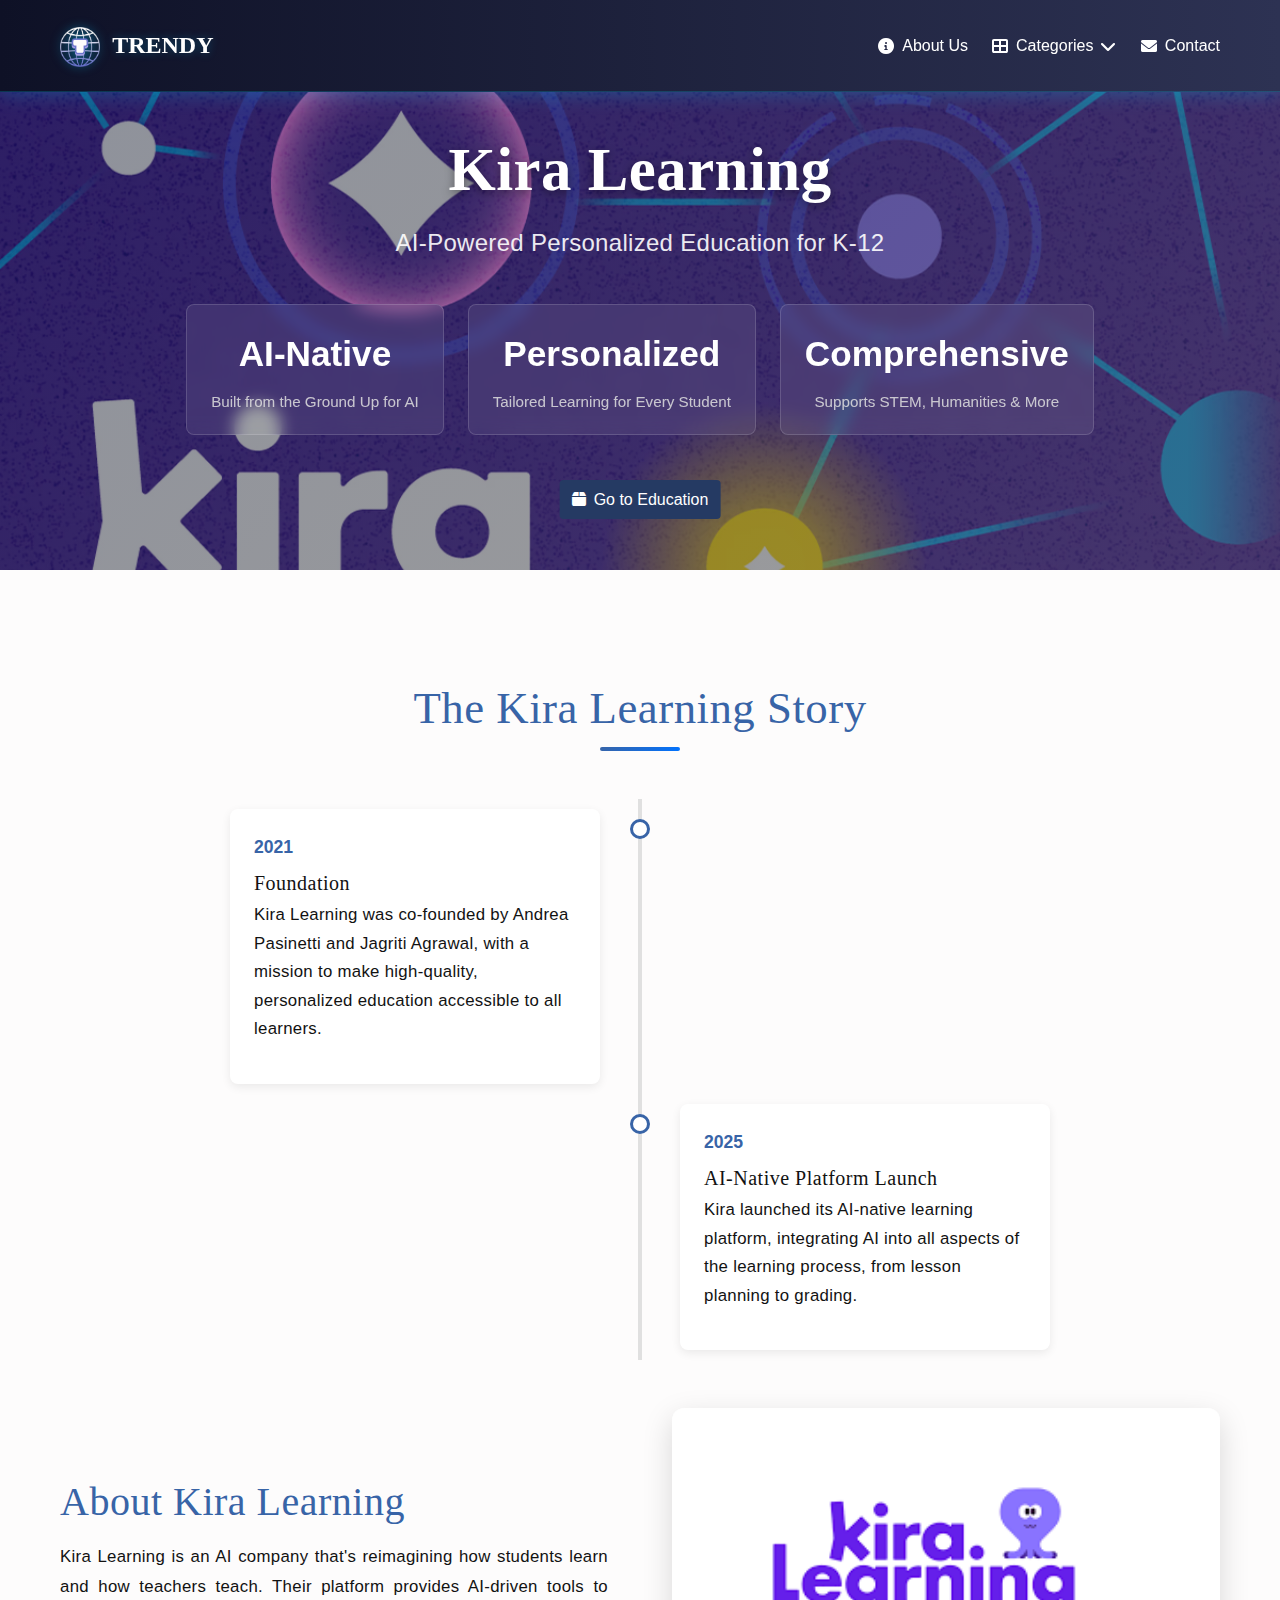
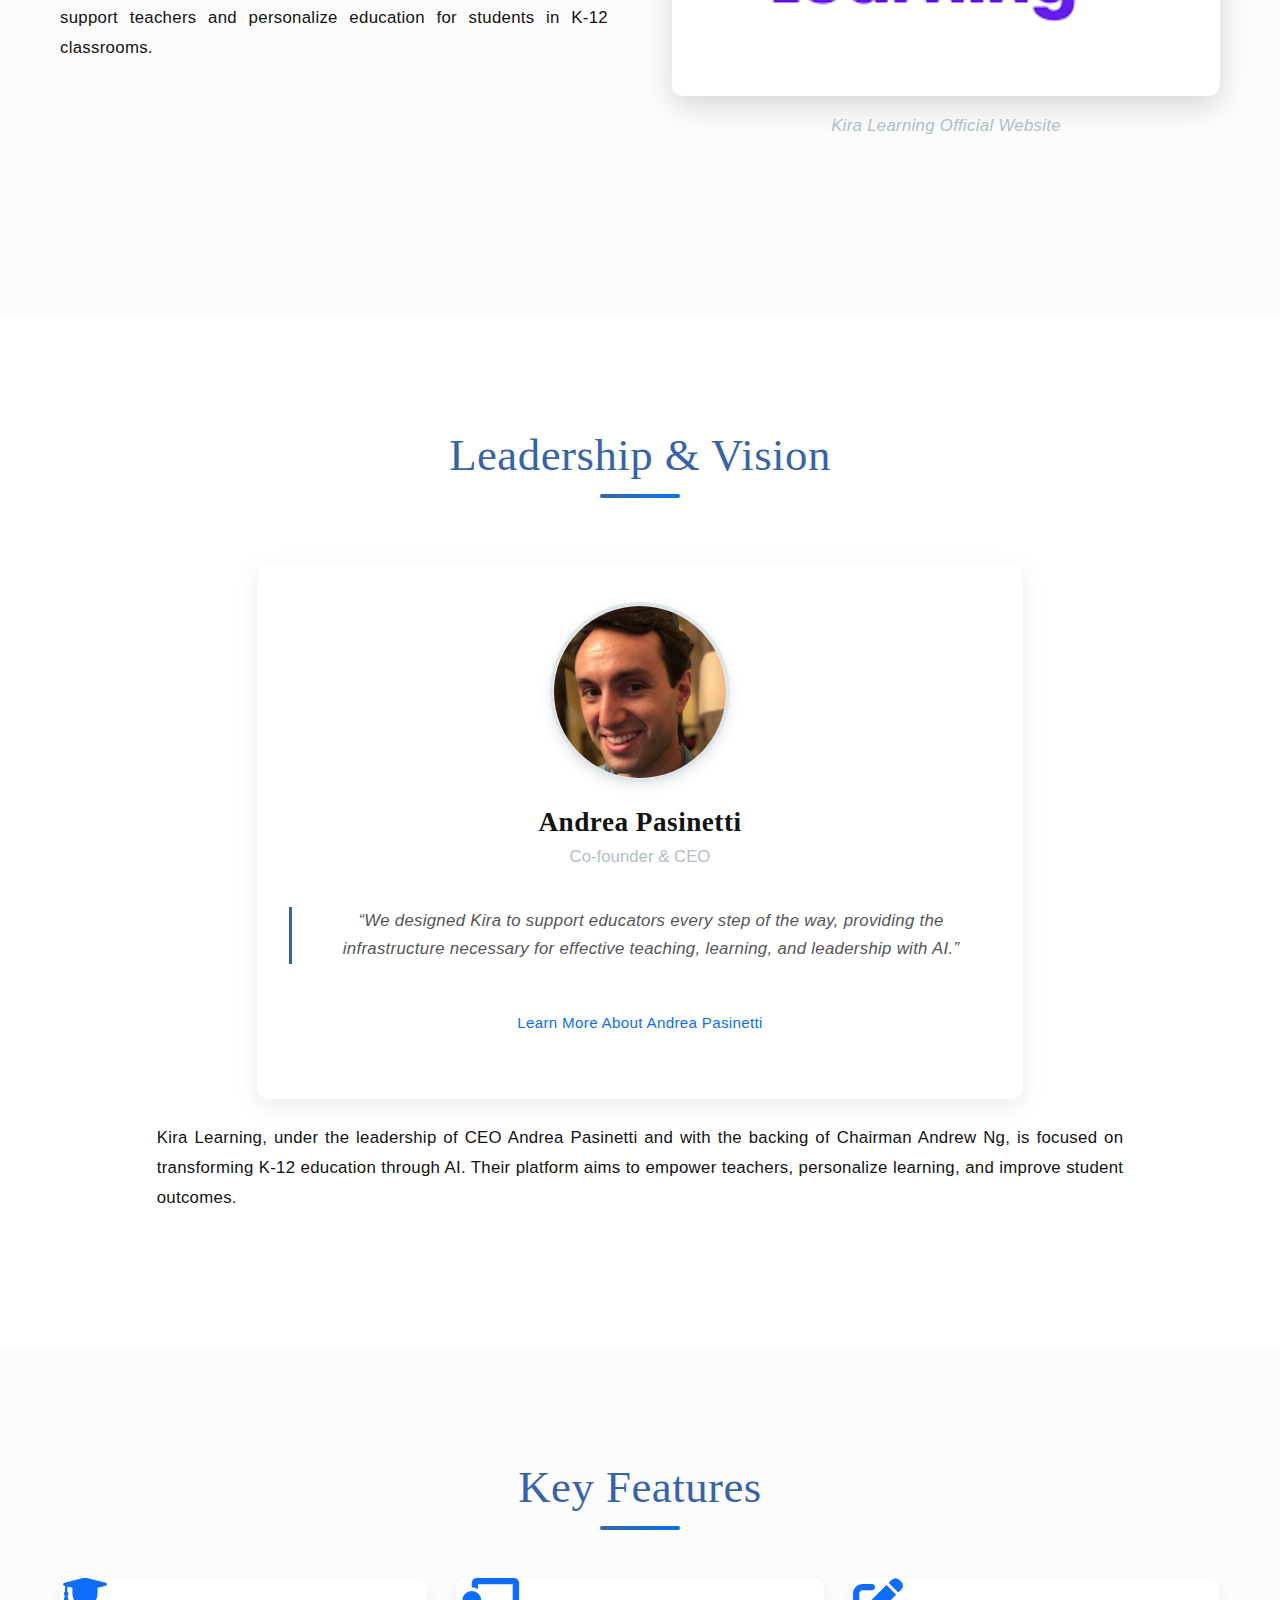
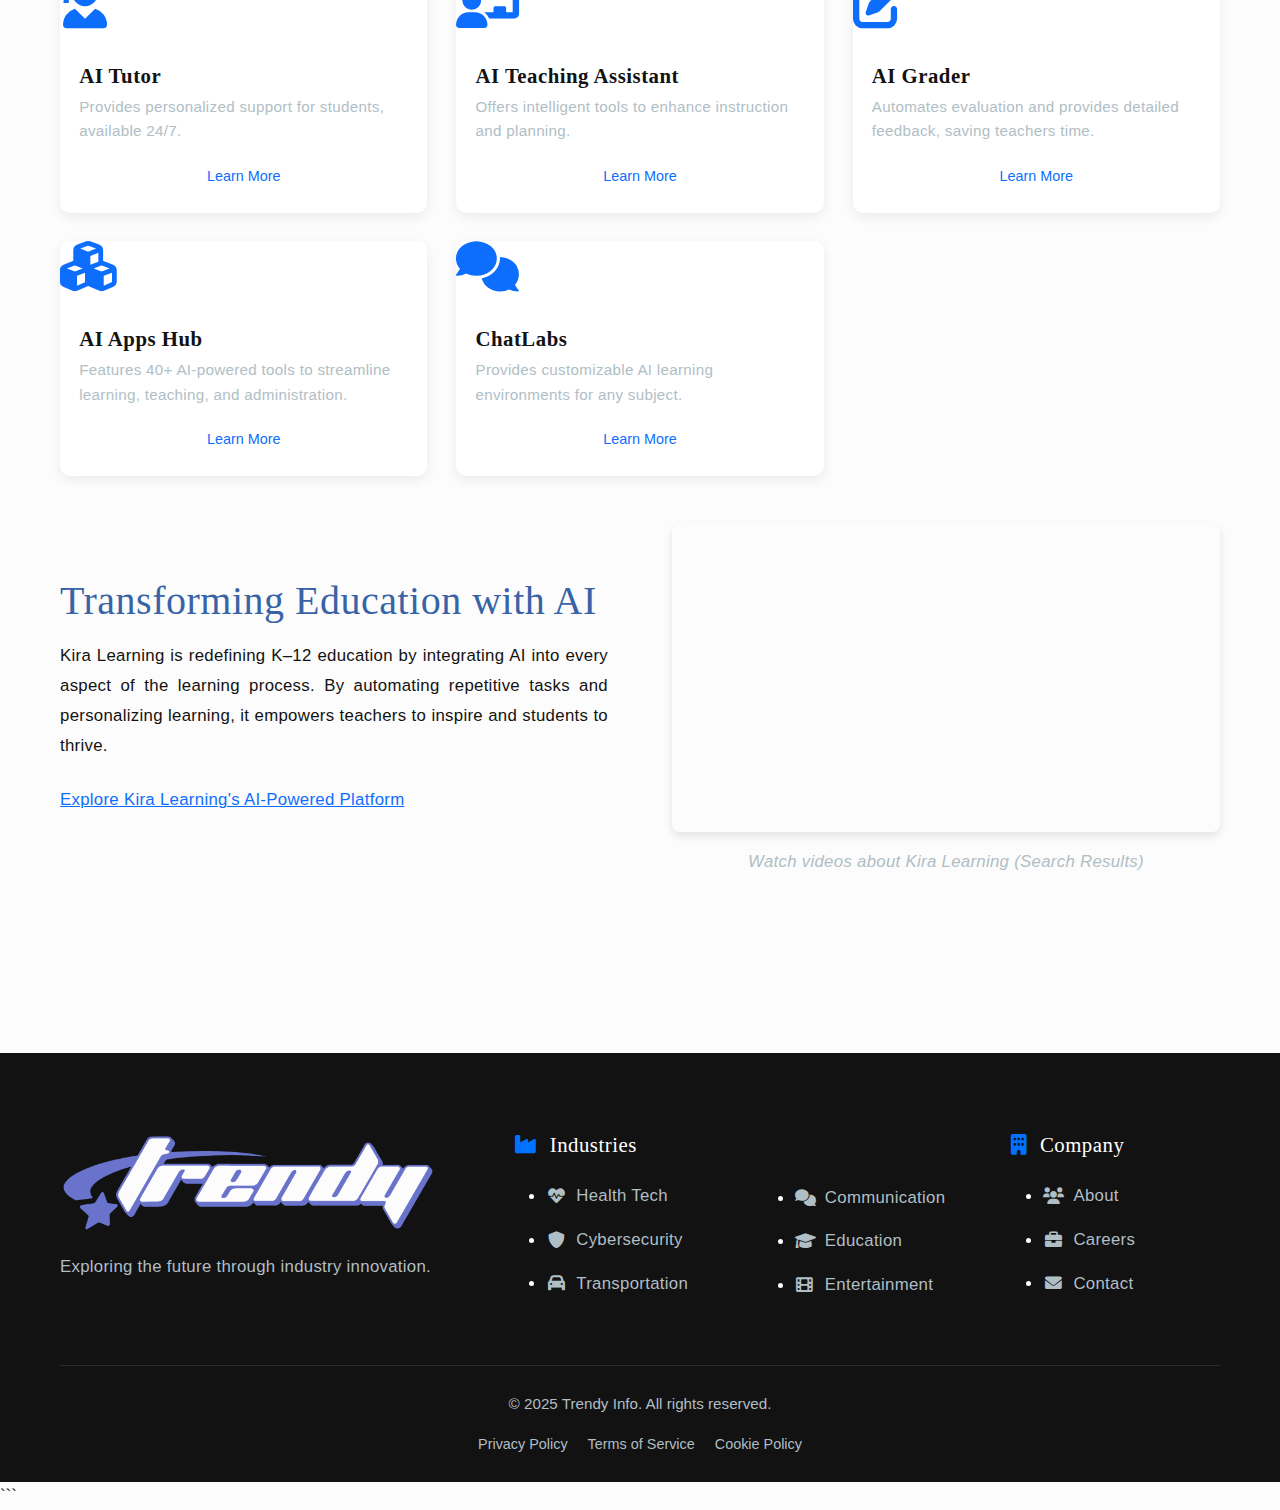
<file: index.html>
<!DOCTYPE html>
        <html lang="en">
        <head>
            <meta charset="UTF-8">
            <meta name="viewport" content="width=device-width, initial-scale=1.0">
            <title>Kira Learning - Revolutionizing Education with AI</title>
            <link href="css/bootstrap.css" rel="stylesheet">
            <link rel="stylesheet" href="companyPage.css">
            <link rel="stylesheet" href="https://cdnjs.cloudflare.com/ajax/libs/font-awesome/6.0.0-beta3/css/all.min.css">
        </head>
        <body>
            <nav class="top-nav">
                <div class="container">
                    <div class="nav-brand">
                        <a href="home.html"><img src="Logo/logo.png" alt="Trendy Logo" class="logo"></a>
                        <span>TRENDY</span>
                    </div>
                    <div class="nav-links">
                        <a href="aboutus.html" class="nav-link"><i class="fas fa-info-circle"></i> About Us</a>
                        <div class="dropdown-menu">
                            <a href="#categories"><i class="fas fa-th-large"></i> Categories <i class="fas fa-chevron-down"></i></a>
                            <div class="dropdown-content">
                                <a href="communication.html"><i class="fas fa-comments"></i> Communication</a>
                                <a href="security.html"><i class="fas fa-shield-alt"></i> Security</a>
                                <a href="health.html"><i class="fas fa-heartbeat"></i> Health</a>
                                <a href="entertainment.html"><i class="fas fa-film"></i>Entertainment</a>
                                <a href="transportation.html"><i class="fas fa-car"></i>Transportation</a>
                                <a href="education.html"><i class="fas fa-graduation-cap"></i>Education</a>
                            </div>
                        </div>
                        <a href="#feedback" class="nav-link"><i class="fas fa-envelope"></i>Contact</a>
                    </div>
                </div>
            </nav>

            <main>
                <section id="hero" class="hero-company">
                    <div class="container text-center">
                        <h1>Kira Learning</h1>
                        <p class="lead">AI-Powered Personalized Education for K-12</p>

                        <div class="company-stats">
                            <div class="stat-item">
                                <div class="stat-number">AI-Native</div>
                                <div class="stat-label">Built from the Ground Up for AI</div>
                            </div>
                            <div class="stat-item">
                                <div class="stat-number">Personalized</div>
                                <div class="stat-label">Tailored Learning for Every Student</div>
                            </div>
                            <div class="stat-item">
                                <div class="stat-number">Comprehensive</div>
                                <div class="stat-label">Supports STEM, Humanities & More</div>
                            </div>
                        </div>

                        <div class="back-button">
                            <a href="education-kira.html" class="btn-back"><i class="fas fa-box"></i>Go to Education</a>
                        </div>
                    </div>
                </section>

                <section id="history" class="product-section">
                    <div class="container">
                        <h2>The Kira Learning Story</h2>

                        <div class="timeline">
                            <div class="timeline-item timeline-left">
                                <div class="timeline-content">
                                    <div class="timeline-year">2021</div>
                                    <h3>Foundation</h3>
                                    <p>Kira Learning was co-founded by Andrea Pasinetti and Jagriti Agrawal, with a mission to make high-quality, personalized education accessible to all learners.</p>
                                </div>
                            </div>

                            <div class="timeline-item timeline-right">
                                <div class="timeline-content">
                                    <div class="timeline-year">2025</div>
                                    <h3>AI-Native Platform Launch</h3>
                                    <p>Kira launched its AI-native learning platform, integrating AI into all aspects of the learning process, from lesson planning to grading.</p>
                                </div>
                            </div>
                        </div>

                        <div class="content-wrapper mt-5">
                            <div class="text-content">
                                <h3>About Kira Learning</h3>
                                <p>Kira Learning is an AI company that's reimagining how students learn and how teachers teach. Their platform provides AI-driven tools to support teachers and personalize education for students in K-12 classrooms.</p>
                            </div>
                            <div class="image-content">
                                <img src="Images/what.avif" alt="Kira Learning Logo">
                                <p class="caption">
                                    <a href="https://www.kira-learning.com/" target="_blank" rel="noopener noreferrer">Kira Learning Official Website</a>
                                </p>
                            </div>
                        </div>
                    </div>
                </section>

                <section id="founder" class="product-section alt-bg">
                    <div class="container">
                        <h2>Leadership & Vision</h2>
                        <div class="row justify-content-center">
                            <div class="col-md-10 col-lg-8">
                                <div class="founder-card text-center">
                                    <img src="Images/developer.jpg" alt="Andrea Pasinetti" class="founder-image">
                                    <h3 class="founder-name">Andrea Pasinetti</h3>
                                    <div class="founder-title">Co-founder & CEO</div>
                                    <blockquote class="blockquote">
                                        <p>“We designed Kira to support educators every step of the way, providing the infrastructure necessary for effective teaching, learning, and leadership with AI.”</p>
                                    </blockquote>
                                    <p class="mt-3">
                                        <a href="https://www.weforum.org/people/andrea-pasinetti/" target="_blank" rel="noopener noreferrer" class="btn btn-outline-primary">Learn More About Andrea Pasinetti</a>
                                    </p>
                                </div>
                            </div>
                        </div>

                        <div class="text-content mt-4 text-center col-md-10 mx-auto">
                            <p>Kira Learning, under the leadership of CEO Andrea Pasinetti and with the backing of Chairman Andrew Ng, is focused on transforming K-12 education through AI. Their platform aims to empower teachers, personalize learning, and improve student outcomes.</p>
                        </div>
                    </div>
                </section>

                <section id="products" class="product-section">
                    <div class="container">
                        <h2>Key Features</h2>

                        <div class="product-grid">
                            <div class="product-card">
                                <i class="fas fa-user-graduate fa-3x mb-3 text-primary"></i>
                                <div class="product-info">
                                    <h3 class="product-name">AI Tutor</h3>
                                    <p class="product-desc">Provides personalized support for students, available 24/7.</p>
                                    <a href="https://www.kira-learning.com/" class="btn btn-outline-primary">Learn More</a>
                                </div>
                            </div>

                            <div class="product-card">
                                <i class="fas fa-chalkboard-teacher fa-3x mb-3 text-primary"></i>
                                <div class="product-info">
                                    <h3 class="product-name">AI Teaching Assistant</h3>
                                    <p class="product-desc">Offers intelligent tools to enhance instruction and planning.</p>
                                    <a href="https://www.kira-learning.com/" class="btn btn-outline-primary">Learn More</a>
                                </div>
                            </div>

                             <div class="product-card">
                                <i class="fas fa-edit fa-3x mb-3 text-primary"></i>
                                <div class="product-info">
                                    <h3 class="product-name">AI Grader</h3>
                                    <p class="product-desc">Automates evaluation and provides detailed feedback, saving teachers time.</p>
                                    <a href="https://www.kira-learning.com/" class="btn btn-outline-primary">Learn More</a>
                                </div>
                            </div>

                            <div class="product-card">
                                 <i class="fas fa-cubes fa-3x mb-3 text-primary"></i>
                                <div class="product-info">
                                    <h3 class="product-name">AI Apps Hub</h3>
                                    <p class="product-desc">Features 40+ AI-powered tools to streamline learning, teaching, and administration.</p>
                                    <a href="https://www.kira-learning.com/" class="btn btn-outline-primary">Learn More</a>
                                </div>
                            </div>

                            <div class="product-card">
                                <i class="fas fa-comments fa-3x mb-3 text-primary"></i>
                                <div class="product-info">
                                    <h3 class="product-name">ChatLabs</h3>
                                    <p class="product-desc">Provides customizable AI learning environments for any subject.</p>
                                    <a href="https://www.kira-learning.com/" class="btn btn-outline-primary">Learn More</a>
                                </div>
                            </div>
                        </div>

                        <div class="content-wrapper mt-5">
                            <div class="text-content">
                                <h3>Transforming Education with AI</h3>
                                <p>Kira Learning is redefining K–12 education by integrating AI into every aspect of the learning process. By automating repetitive tasks and personalizing learning, it empowers teachers to inspire and students to thrive.</p>
                                <p><a href="https://www.kira-learning.com/" target="_blank">Explore Kira Learning's AI-Powered Platform</a></p>
                            </div>
                            <div class="image-content">
                                 <div class="video-wrapper">
                                    <iframe src="https://www.youtube.com/embed/pwj83mQslfk?si=FbzZtHZWYUfO117I" title="Kira Learning Innovation" frameborder="0" allow="accelerometer; autoplay; clipboard-write; encrypted-media; gyroscope; picture-in-picture; web-share" referrerpolicy="strict-origin-when-cross-origin" allowfullscreen></iframe>
                                </div>
                                <p class="caption">
                                    <a href="https://www.youtube.com/results?search_query=Forest+Neurotech" target="_blank" rel="noopener noreferrer">Watch videos about Kira Learning (Search Results)</a>
                                </p>
                            </div>
                        </div>
                    </div>
                </section>
            </main>

            <footer>
                <div class="container">
                    <div class="footer-content">
                        <div class="footer-brand">
                            <img src="Logo/Trendy.png" alt="Trendy Logo" class="footer-logo">
                            <p class="footer-description">Exploring the future through industry innovation.</p>
                        </div>

                        <div class="footer-links">
                            <div class="link-group">
                                <h4><i class="fas fa-industry"></i> Industries</h4>
                                <ul>
                                    <li><a href="health.html"><i class="fas fa-heartbeat"></i> Health Tech</a></li>
                                    <li><a href="security.html"><i class="fas fa-shield-alt"></i> Cybersecurity</a></li>
                                    <li><a href="transportation.html"><i class="fas fa-car"></i> Transportation</a></li>
                                </ul>
                            </div>
                            <div class="link-group-2">
                                <ul>
                                    <li><a href="communication.html"><i class="fas fa-comments"></i> Communication</a></li>
                                    <li><a href="education.html"><i class="fas fa-graduation-cap"></i> Education</a></li>
                                    <li><a href="entertainment.html"><i class="fas fa-film"></i> Entertainment</a></li>
                                </ul>
                            </div>

                            <div class="link-group">
                                <h4><i class="fas fa-building"></i> Company</h4>
                                <ul>
                                    <li><a href="about.html"><i class="fas fa-users"></i> About</a></li>
                                    <li><a href="#"><i class="fas fa-briefcase"></i> Careers</a></li>
                                    <li><a href="#feedback"><i class="fas fa-envelope"></i> Contact</a></li>
                                </ul>
                            </div>
                        </div>
                    </div>

                    <div class="footer-bottom">
                        <div class="copyright">
                            © 2025 Trendy Info. All rights reserved.
                        </div>
                        <div class="legal-links">
                            <a href="#">Privacy Policy</a>
                            <a href="#">Terms of Service</a>
                            <a href="#">Cookie Policy</a>
                        </div>
                    </div>
                </div>
            </footer>
            <script src="js/bootstrap.js"></script>
        </body>
        </html>
        ```
</file>
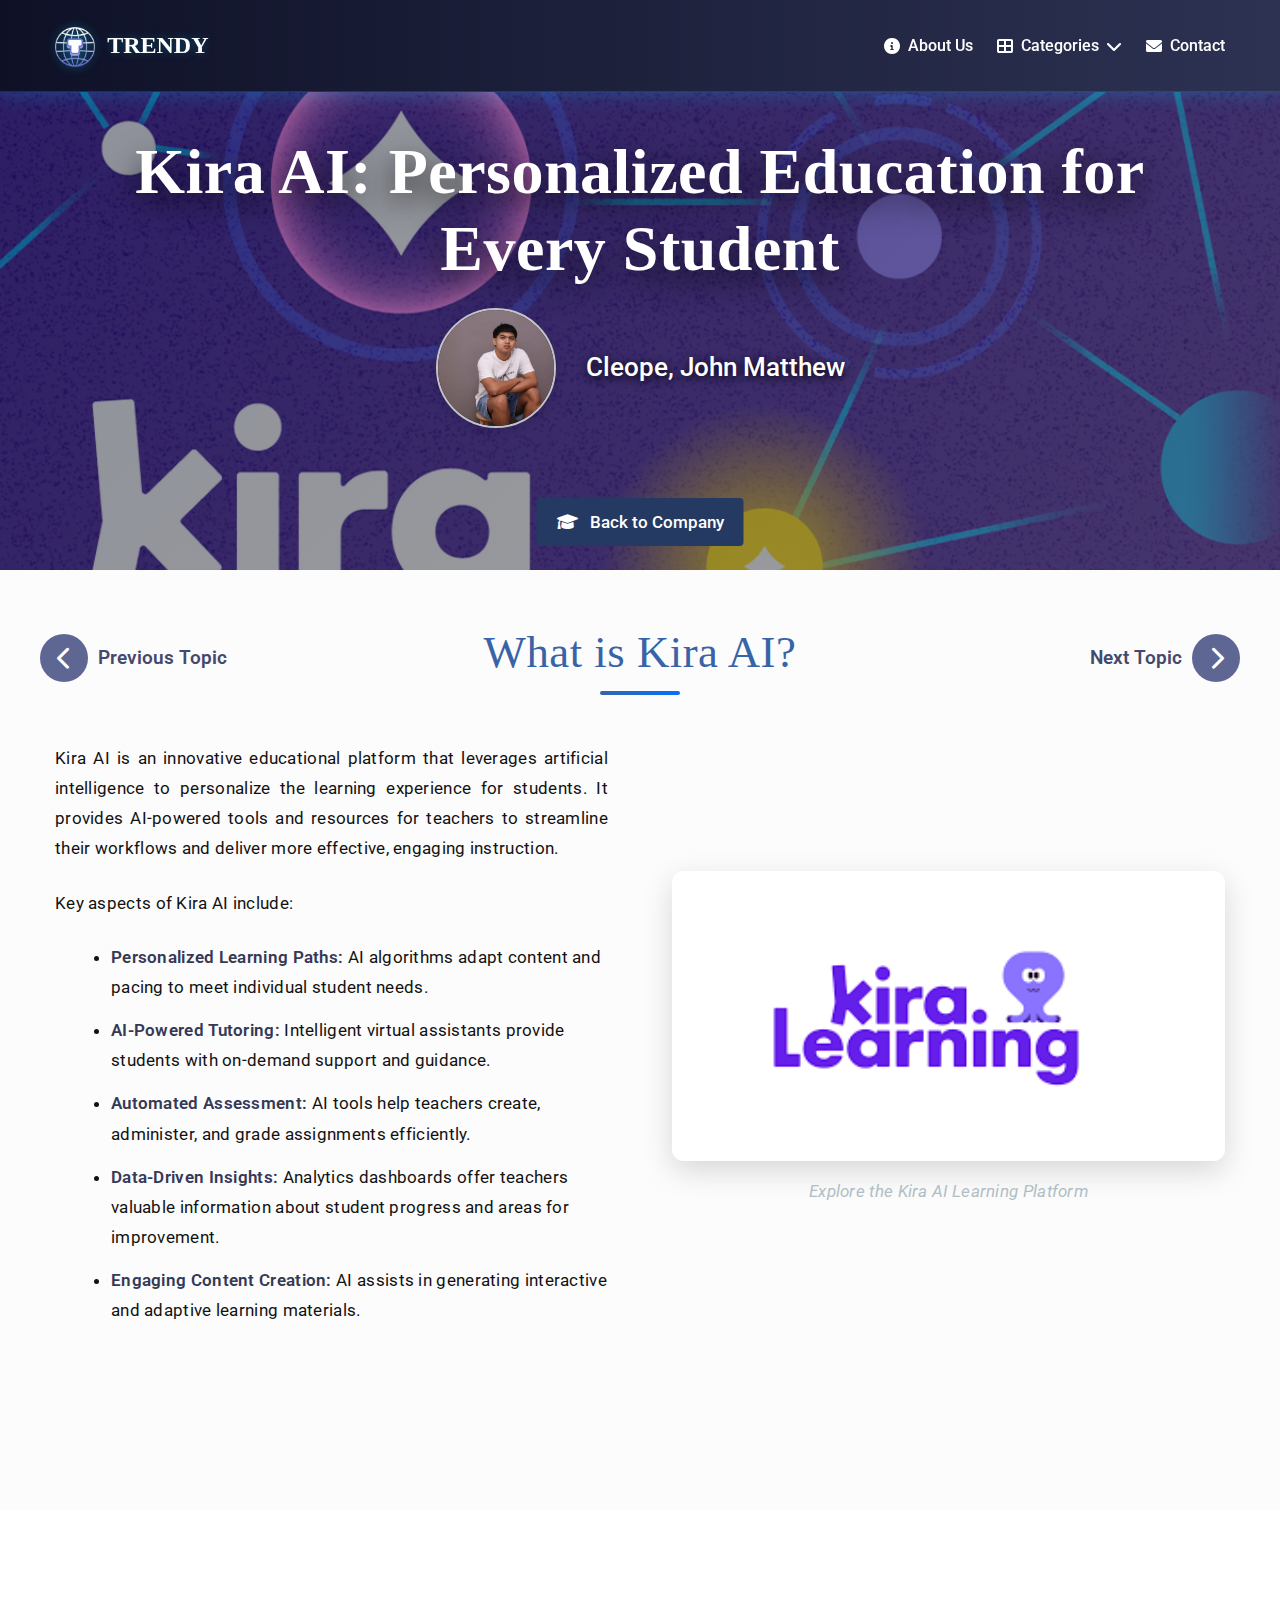
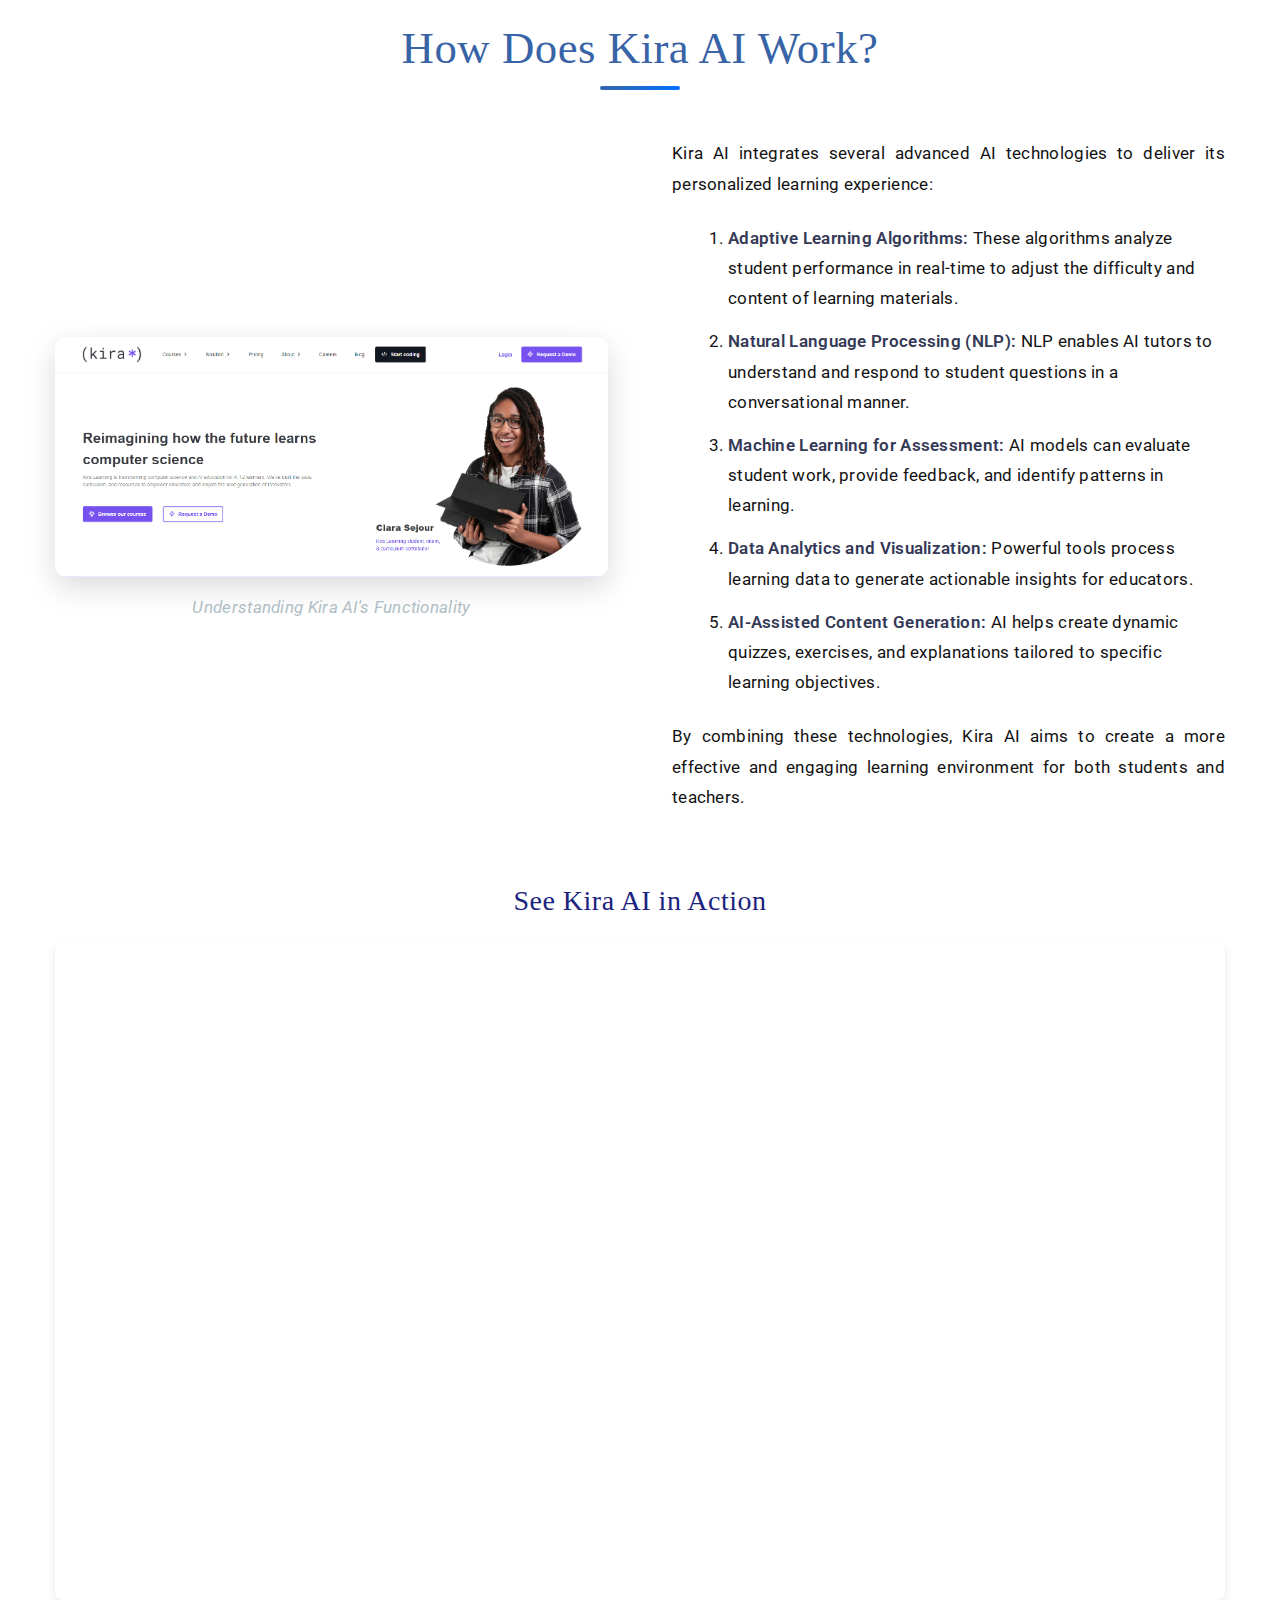
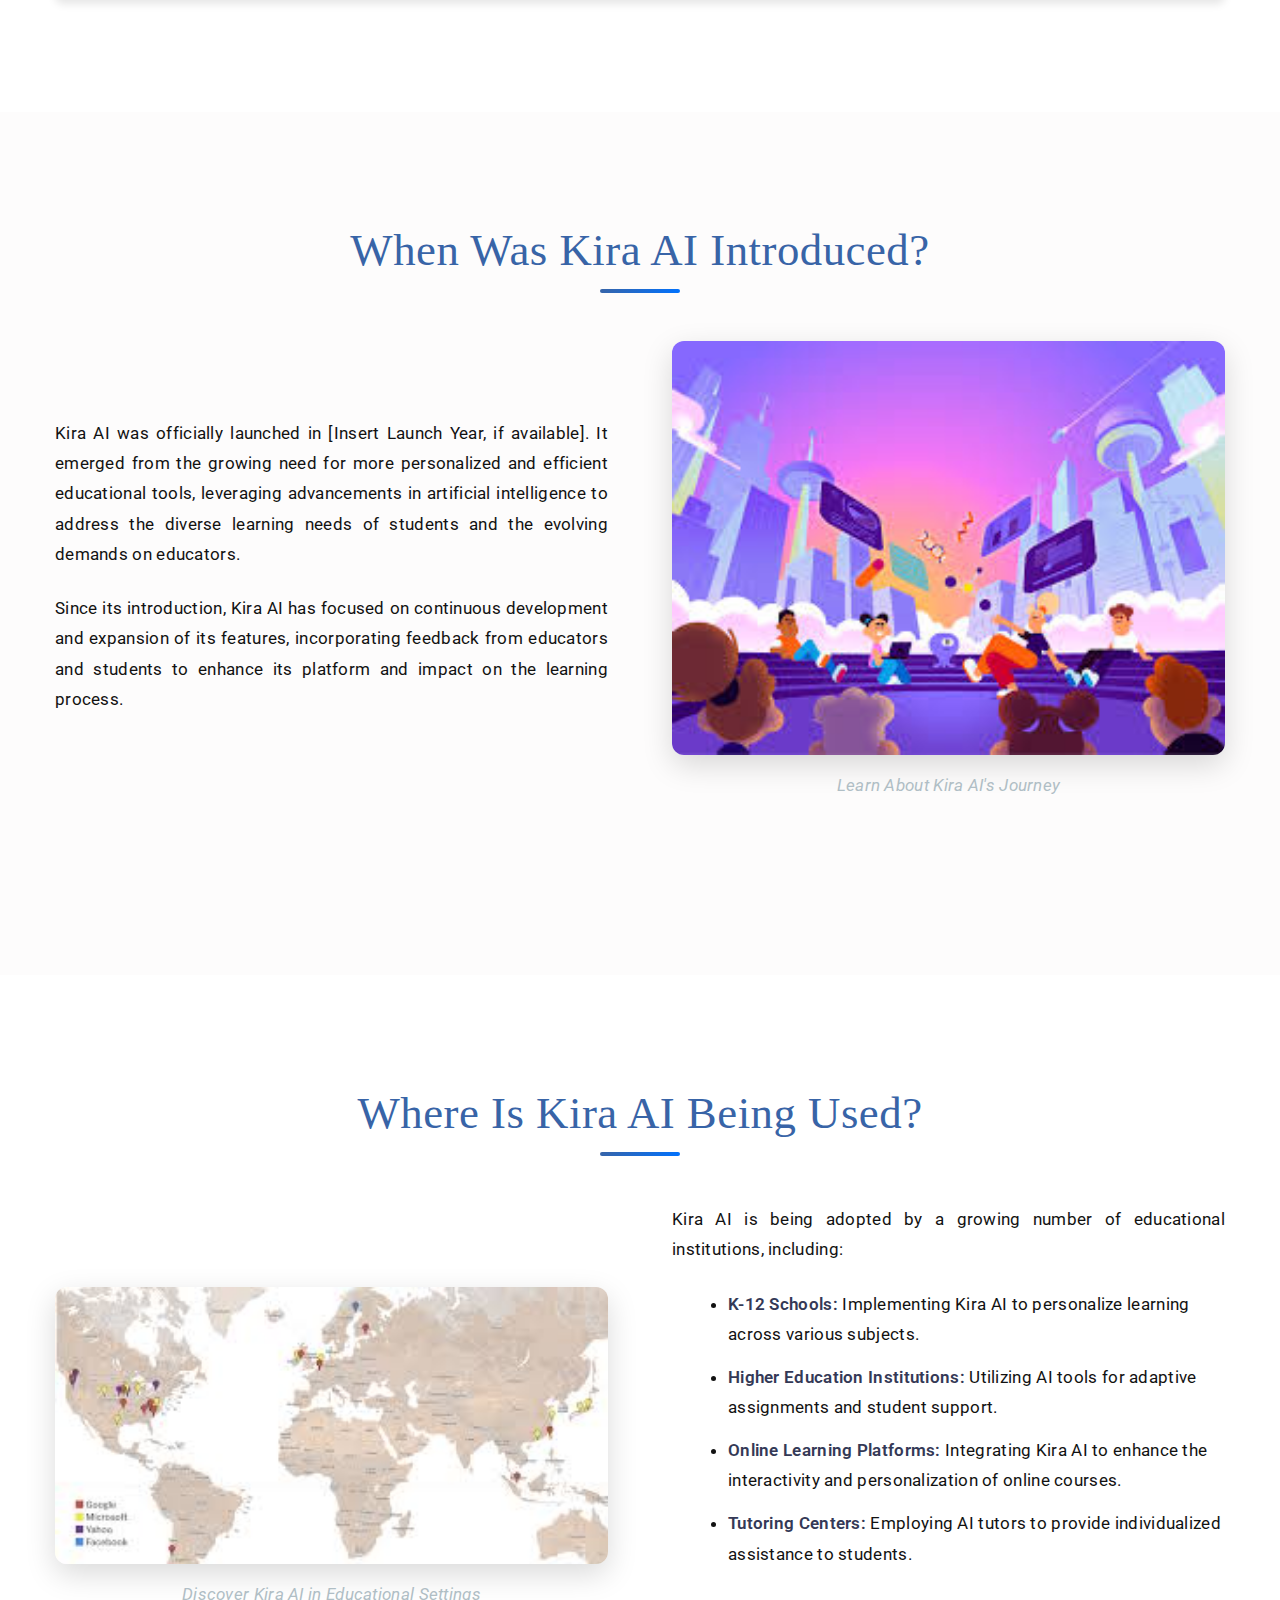
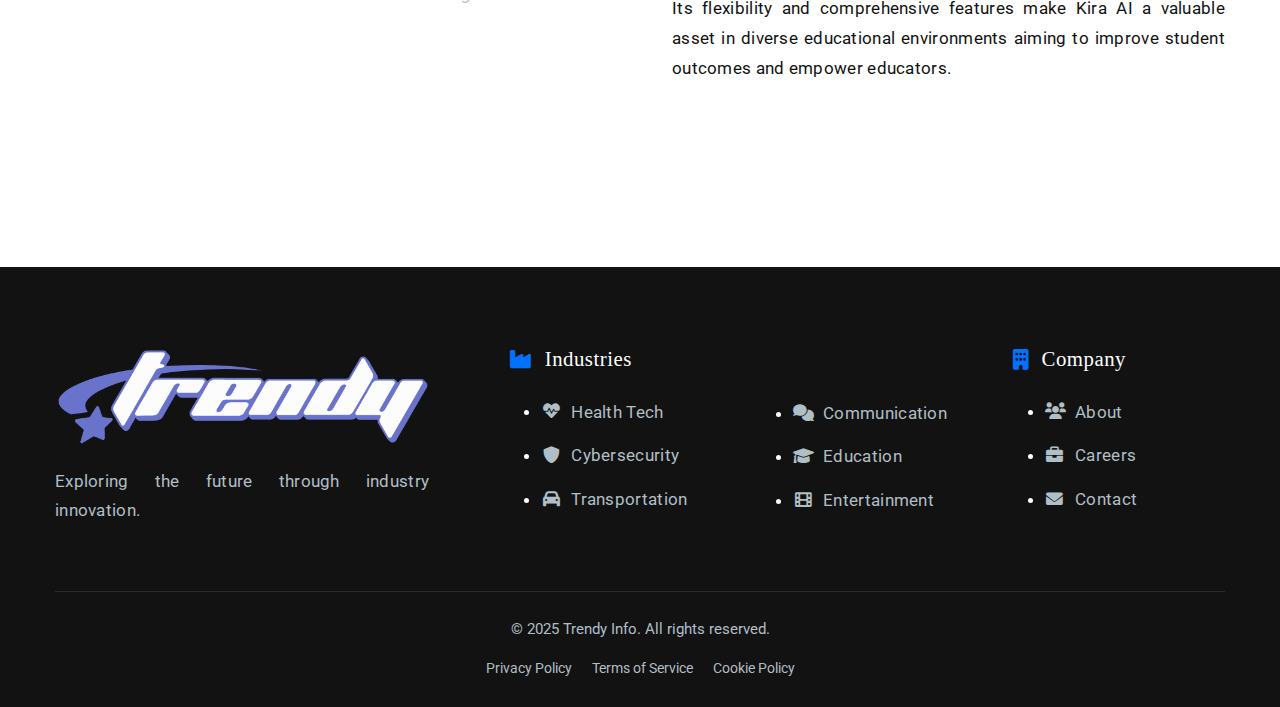
<file: education-kira.html>
<!DOCTYPE html>
 <html lang="en">
 <head>
  <meta charset="UTF-8">
  <meta name="viewport" content="width=device-width, initial-scale=1.0">
  <title>Kira AI - Personalized Education for Every Student</title>
  <link href="https://fonts.googleapis.com/css2?family=Poppins:wght@300;400;500;600;700&family=Roboto:wght@300;400;500;700&display=swap" rel="stylesheet">
  <link rel="stylesheet" href="css/bootstrap.css">
  <link rel="stylesheet" href="page.css">
  <link rel="stylesheet" href="https://cdnjs.cloudflare.com/ajax/libs/font-awesome/6.0.0-beta3/css/all.min.css">
 </head>
 <body>
  <nav class="top-nav">
   <div class="container">
    <div class="nav-brand">
     <a href="home.html"><img src="Logo/logo.png" alt="Trendy Logo" class="logo"></a>
     <span>TRENDY</span>
    </div>
    <div class="nav-links">
     <a href="aboutus.html" class="nav-link"><i class="fas fa-info-circle"></i> About Us</a>
     <div class="dropdown-menu">
      <a href="#categories"><i class="fas fa-th-large"></i> Categories <i class="fas fa-chevron-down"></i></a>
      <div class="dropdown-content">
       <a href="communication.html"><i class="fas fa-comments"></i> Communication</a>
       <a href="security.html"><i class="fas fa-shield-alt"></i> Security</a>
       <a href="health.html"><i class="fas fa-heartbeat"></i> Health</a>
       <a href="entertainment.html"><i class="fas fa-film"></i> Entertainment</a>
       <a href="transportation.html"><i class="fas fa-car"></i> Transportation</a>
       <a href="education.html"><i class="fas fa-graduation-cap"></i> Education</a>
      </div>
     </div>
     <a href="#feedback" class="nav-link"><i class="fas fa-envelope"></i> Contact</a>
    </div>
   </div>
  </nav>

  <section id="hero">
   <div class="container">
    <h2>Kira AI: Personalized Education for Every Student</h2>
    <div class="author-info">
     <div class="author-image">
      <img src="Images/profile pic.jpg" alt="Kira AI" class="profile-image">
     </div>
     <div class="author-name">
      <span>Cleope, John Matthew</span>
     </div>
    </div>
    <div class="back-button">
     <a href="index.html" class="btn-back"><i class="fas fa-graduation-cap"></i> Back to Company</a>
    </div>
   </div>
  </section>
  <div class="page-navigation">
   <a href="#" class="nav-button prev">
    <div class="circle">
     <i class="fas fa-chevron-left"></i>
    </div>
    <div class="text">Previous Topic</div>
   </a>

   <a href="#" class="nav-button next">
    <div class="circle">
     <i class="fas fa-chevron-right"></i>
    </div>
    <div class="text">Next Topic</div>
   </a>
  </div>
  <main>
   <section id="what" class="product-section">
    <div class="container">
     <h2>What is Kira AI?</h2>
     <div class="content-wrapper">
      <div class="text-content">
       <p>Kira AI is an innovative educational platform that leverages artificial intelligence to personalize the learning experience for students. It provides AI-powered tools and resources for teachers to streamline their workflows and deliver more effective, engaging instruction.</p>
       <p>Key aspects of Kira AI include:</p>
       <ul>
        <li><strong>Personalized Learning Paths:</strong> AI algorithms adapt content and pacing to meet individual student needs.</li>
        <li><strong>AI-Powered Tutoring:</strong> Intelligent virtual assistants provide students with on-demand support and guidance.</li>
        <li><strong>Automated Assessment:</strong> AI tools help teachers create, administer, and grade assignments efficiently.</li>
        <li><strong>Data-Driven Insights:</strong> Analytics dashboards offer teachers valuable information about student progress and areas for improvement.</li>
        <li><strong>Engaging Content Creation:</strong> AI assists in generating interactive and adaptive learning materials.</li>
       </ul>
      </div>
      <div class="image-content">
       <img src="Images/what.avif" alt="Kira AI Platform">
       <p class="caption"><a href="https://www.kira-learning.com/" target="newPage">Explore the Kira AI Learning Platform</a></p>
      </div>
     </div>
    </div>
   </section>

   <section id="how" class="product-section alt-bg">
    <div class="container">
     <h2>How Does Kira AI Work?</h2>
     <div class="content-wrapper">
      <div class="image-content">
       <img src="Images/how.jpeg" alt="Kira AI Workflow">
       <p class="caption"><a href="https://www.kira-learning.com/how-it-works" target="newPage">Understanding Kira AI's Functionality</a></p>
      </div>
      <div class="text-content">
       <p>Kira AI integrates several advanced AI technologies to deliver its personalized learning experience:</p>
       <ol>
        <li><strong>Adaptive Learning Algorithms:</strong> These algorithms analyze student performance in real-time to adjust the difficulty and content of learning materials.</li>
        <li><strong>Natural Language Processing (NLP):</strong> NLP enables AI tutors to understand and respond to student questions in a conversational manner.</li>
        <li><strong>Machine Learning for Assessment:</strong> AI models can evaluate student work, provide feedback, and identify patterns in learning.</li>
        <li><strong>Data Analytics and Visualization:</strong> Powerful tools process learning data to generate actionable insights for educators.</li>
        <li><strong>AI-Assisted Content Generation:</strong> AI helps create dynamic quizzes, exercises, and explanations tailored to specific learning objectives.</li>
       </ol>
       <p>By combining these technologies, Kira AI aims to create a more effective and engaging learning environment for both students and teachers.</p>
      </div>
     </div>
     <div class="video-container">
      <h3>See Kira AI in Action</h3>
      <div class="video-wrapper">
       <iframe width="100%" height="450" src="https://www.youtube.com/embed/O0GakfvQfbQ" title="Kira AI Demonstration" frameborder="0" allow="accelerometer; autoplay; clipboard-write; encrypted-media; gyroscope; picture-in-picture; web-share" allowfullscreen></iframe>
      </div>
     </div>
    </div>
   </section>

   <section id="when" class="product-section">
    <div class="container">
     <h2>When Was Kira AI Introduced?</h2>
     <div class="content-wrapper">
      <div class="text-content">
       <p>Kira AI was officially launched in [Insert Launch Year, if available]. It emerged from the growing need for more personalized and efficient educational tools, leveraging advancements in artificial intelligence to address the diverse learning needs of students and the evolving demands on educators.</p>
       <p>Since its introduction, Kira AI has focused on continuous development and expansion of its features, incorporating feedback from educators and students to enhance its platform and impact on the learning process.</p>
      </div>
      <div class="image-content">
       <img src="Images/when.avif" alt="Kira AI Launch Timeline">
       <p class="caption"><a href="https://www.kira-learning.com/about-us" target="newPage">Learn About Kira AI's Journey</a></p>
      </div>
     </div>
    </div>
   </section>

   <section id="where" class="product-section alt-bg">
    <div class="container">
     <h2>Where Is Kira AI Being Used?</h2>
     <div class="content-wrapper">
      <div class="image-content">
       <img src="Images/where.jpeg" alt="Kira AI in Education">
       <p class="caption"><a href="https://www.kira-learning.com/case-studies" target="newPage">Discover Kira AI in Educational Settings</a></p>
      </div>
      <div class="text-content">
       <p>Kira AI is being adopted by a growing number of educational institutions, including:</p>
       <ul>
        <li><strong>K-12 Schools:</strong> Implementing Kira AI to personalize learning across various subjects.</li>
        <li><strong>Higher Education Institutions:</strong> Utilizing AI tools for adaptive assignments and student support.</li>
        <li><strong>Online Learning Platforms:</strong> Integrating Kira AI to enhance the interactivity and personalization of online courses.</li>
        <li><strong>Tutoring Centers:</strong> Employing AI tutors to provide individualized assistance to students.</li>
       </ul>
       <p>Its flexibility and comprehensive features make Kira AI a valuable asset in diverse educational environments aiming to improve student outcomes and empower educators.</p>
      </div>
     </div>
    
      </div>
     </div>
    </div>
   </section>
  </main>

  <footer>
   <div class="container">
    <div class="footer-content">
     <div class="footer-brand">
      <img src="Logo/Trendy.png" alt="Trendy Logo" class="footer-logo">
      <p class="footer-description">Exploring the future through industry innovation.</p>
     </div>

     <div class="footer-links">
      <div class="link-group">
       <h4><i class="fas fa-industry"></i> Industries</h4>
       <ul>
        <li><a href="health.html"><i class="fas fa-heartbeat"></i> Health Tech</a></li>
        <li><a href="security.html"><i class="fas fa-shield-alt"></i> Cybersecurity</a></li>
        <li><a href="transportation.html"><i class="fas fa-car"></i> Transportation</a></li>
       </ul>
      </div>
      <div class="link-group-2">
       <ul>
        <li><a href="communication.html"><i class="fas fa-comments"></i> Communication</a></li>
        <li><a href="education.html"><i class="fas fa-graduation-cap"></i> Education</a></li>
        <li><a href="entertainment.html"><i class="fas fa-film"></i> Entertainment</a></li>
       </ul>
      </div>

      <div class="link-group">
       <h4><i class="fas fa-building"></i> Company</h4>
       <ul>
        <li><a href="about.html"><i class="fas fa-users"></i> About</a></li>
        <li><a href="#"><i class="fas fa-briefcase"></i> Careers</a></li>
        <li><a href="#feedback"><i class="fas fa-envelope"></i> Contact</a></li>
       </ul>
      </div>
     </div>
    </div>

    <div class="footer-bottom">
     <div class="copyright">
      © 2025 Trendy Info. All rights reserved.
     </div>
     <div class="legal-links">
      <a href="#">Privacy Policy</a>
      <a href="#">Terms of Service</a>
      <a href="#">Cookie Policy</a>
     </div>
    </div>
   </div>
  </footer>
  <script src="js/bootstrap.js"></script>
 </body>
 </html>
</file>
<file: companyPage.css>
/* CSS Variables */
:root {
    --primary: #3864a7;
    --secondary: #0072ff;
    --accent: #7d00ff;
    --dark: #121212;
    --light: #f0f7ff;
    --white: #ffffff;
    --gray: #b0bec5;
    --text-shadow: 0 0 10px rgba(0, 198, 255, 0.5);
    --glow: 0 0 15px rgba(0, 198, 255, 0.7);
    --shadow-sm: 0 4px 12px rgba(0, 0, 0, 0.1);
    --shadow-lg: 0 10px 30px rgba(0, 0, 0, 0.15);
    --radius: 12px;
    --transition: all 0.3s ease;
    --heading-font: 'Georgia', serif;
    --body-font: 'Roboto', sans-serif;
    --gradient: linear-gradient(135deg, var(--primary), var(--secondary));
    --glass: rgba(255, 255, 255, 0.1);
    --error: #ff4b5c;
    --text-light: #636e72;
    --light-gray: #dfe6e9;
}

body {
    font-family: var(--body-font);
    line-height: 1.7;
    color: var(--dark);
    padding-top: 70px;
    background-color: #fdfcfc;
    font-size: 1.05rem;
}

/*Text readability */
p, li {
    font-size: 1.05rem;
    letter-spacing: 0.3px;
}

h1, h2, h3, h4, h5, h6 {
    font-family: var(--heading-font);
    letter-spacing: 0.5px;
}

.container {
    max-width: 1200px;
    margin: 0 auto;
    padding: 0 20px;
}

/* ===== NAVIGATION ===== */
.top-nav { 
    background: linear-gradient(to right, #0e1126, #2d3253);
    position: fixed; 
    top: 0;
    left: 0;
    width: 100%; 
    z-index: 1000; 
    box-shadow: 0 0 20px rgba(0, 198, 255, 0.3);
    padding: 20px 0; 
    border-bottom: 1px solid rgba(0, 198, 255, 0.2);
} 

.top-nav .container { 
    display: flex; 
    justify-content: space-between; 
    align-items: center; 
} 

.nav-brand { 
    display: flex; 
    align-items: center; 
    gap: 12px; 
    font-family: var(--heading-font); 
    font-weight: 700; 
    font-size: 1.5rem; 
    color: var(--white);
    text-decoration: none;
} 

.nav-brand .logo { 
    height: 40px; 
    width: auto;
    filter: drop-shadow(0 0 5px rgba(0, 198, 255, 0.5));
    transition: filter 0.3s ease;
} 

.nav-brand:hover .logo { 
    filter: drop-shadow(0 0 8px rgba(0, 198, 255, 0.8));
} 

.nav-brand span {
    text-shadow: 0 0 10px rgba(0, 198, 255, 0.3);
}

.nav-links { 
    display: flex; 
    align-items: center; 
    gap: 1.5rem;
} 

.nav-link { 
    color: var(--white);
    font-weight: 500; 
    font-size: 1rem; 
    display: flex; 
    align-items: center; 
    gap: 8px; 
    position: relative; 
    padding: 0.75rem 0; 
    transition: var(--transition);
    text-decoration: none;
}
.nav-link:hover {
    color: var(--primary);
}
.dropdown-menu, 
.dropdown-menu > a,
.dropdown-toggle,
.btn,
.btn-light,
.bg-white {
    border: none !important;
    outline: none !important;
}
.dropdown-menu:focus,
.dropdown-menu > a:focus,
.dropdown-toggle:focus,
.btn:focus,
.btn-light:focus {
    box-shadow: none !important;
    outline: none !important;
}

.dropdown-menu {
    position: relative;
    display: inline-block;
    background-color: transparent !important;
    margin-right: -2.2rem;
}
.dropdown-menu > a {
    display: flex; 
    align-items: center; 
    gap: 8px;
    font-weight: 500;
    color: var(--white); 
    position: relative;
    text-decoration: none;
    background-color: transparent !important;
    transition: var(--transition);
}
.dropdown-menu > a:hover {
    color: var(--primary);
}

.btn, .btn-light, .bg-white, .dropdown-toggle {
    background-color: transparent !important;
    border: none !important;
    box-shadow: none !important;
} 

.dropdown-content { 
    display: none; 
    position: absolute; 
    top: 100%; 
    left: 0;
    background-color: rgba(18, 18, 18, 0.95);
    min-width: 240px; 
    border-radius: var(--radius); 
    padding: 1rem 0; 
    z-index: 1001; 
    box-shadow: var(--shadow-lg); 
    opacity: 0; 
    transform: translateY(10px); 
    transition: opacity 0.3s ease, transform 0.3s ease;
    border: 1px solid rgba(0, 198, 255, 0.2); /* Added subtle border */
} 

.dropdown-menu:hover .dropdown-content { 
    display: block; 
    opacity: 1;
    transform: translateY(0);
} 

.dropdown-content a { 
    display: flex; 
    align-items: center; 
    gap: 12px; 
    padding: 0.8rem 1.5rem; 
    font-weight: 500; 
    color: var(--white);
    transition: var(--transition); 
    text-decoration: none;
} 

.dropdown-content a:hover { 
    background-color: rgba(0, 198, 255, 0.1);
    color: var(--primary); 
    padding-left: 1.8rem; 
    text-decoration: none;
} 

.dropdown-content a i { 
    font-size: 1rem; 
    color: var(--primary); 
    width: 20px; 
    text-align: center; 
}

/* ===== HERO SECTION ===== */
#hero {
    background-image: url('Images/background.jpeg');
    background-size: cover;
    background-position: center;
    color: white;
    text-align: center;
    padding: 4rem 0;
    min-height: 500px;
    margin-top: 0;
    position: relative;
}

#hero::before {
    content: '';
    position: absolute;
    top: 0;
    left: 0;
    width: 100%;
    height: 100%;
    background: linear-gradient(135deg, rgba(19, 26, 46, 0.8), rgba(72, 72, 72, 0.893));
    opacity: 0.6;
    z-index: 1;
}

#hero .container {
    position: relative;
    z-index: 2;
}

#hero h2 {
    font-size: 3.5rem;
    margin-bottom: 1rem;
    font-weight: 700;
    text-shadow: 0 10px 30px rgba(0, 0, 0, 0.687);
}

#hero p {
    font-size: 1.4rem;
    max-width: 800px;
    margin: 0 auto;
    opacity: 0.9;
}

/* ===== HERO COMPANY SECTION ===== */
.hero-company {
    background-image: url('mages/huawei-bg.jpg');
    background-size: cover;
    background-position: center;
    position: relative;
    padding: 7rem 0 5rem;
    color: white;
}

.hero-company::before {
    content: '';
    position: absolute;
    top: 0;
    left: 0;
    width: 100%;
    height: 100%;
    background: linear-gradient(135deg, rgba(19, 26, 46, 0.85), rgba(52, 58, 64, 0.75));
    z-index: 1;
}

.hero-company .container {
    position: relative;
    z-index: 2;
}

.hero-company h1 {
    font-size: 3.8rem;
    font-weight: 700;
    margin-bottom: 1rem;
    text-shadow: 0 3px 10px rgba(0, 0, 0, 0.4);
}

.hero-company .lead {
    font-size: 1.4rem;
    opacity: 0.9;
    margin-bottom: 2.5rem;
    max-width: 700px;
    margin-left: auto;
    margin-right: auto;
}

.company-stats {
    display: flex;
    justify-content: center;
    flex-wrap: wrap;
    gap: 1.5rem;
    margin: 2.5rem 0;
}

.stat-item {
    text-align: center;
    padding: 1.2rem 1.5rem;
    background: rgba(255, 255, 255, 0.08);
    backdrop-filter: blur(8px);
    border-radius: 8px;
    min-width: 180px;
    border: 1px solid rgba(255, 255, 255, 0.15);
}

.stat-number {
    font-size: 2.2rem;
    font-weight: 700;
    margin-bottom: 0.3rem;
    color: #fff;
}

.stat-label {
    font-size: 0.95rem;
    opacity: 0.85;
    color: #e0e0e0;
}

/* Back button styling */
.back-button {
    position: absolute;
    margin-top: 40px;
    transform: translateX(-50%);
    left: 50%;
    text-align: center;
    z-index: 3;
}

.btn-back {
    display: inline-block;
    background-color: #253a63;
    color: #fff;
    padding: 10px 20px;
    text-decoration: none;
    border-radius: 4px;
    font-weight: 500;
    transition: background-color 0.3s;
}

.btn-back i {
    margin-right: 8px;
}

.btn-back:hover {
    background-color: #0c1a2b;
}

/* ===== TIMELINE STYLES ===== */
.timeline {
    position: relative;
    max-width: 900px;
    margin: 3rem auto;
}

.timeline::after {
    content: '';
    position: absolute;
    width: 4px;
    background-color: #e0e0e0;
    top: 0;
    bottom: 0;
    left: 50%;
    margin-left: -2px;
}

.timeline-item {
    padding: 10px 40px;
    position: relative;
    width: 50%;
    box-sizing: border-box;
}

.timeline-item::after {
    content: '';
    position: absolute;
    width: 20px;
    height: 20px;
    right: -10px;
    background-color: white;
    border: 3px solid var(--primary);
    top: 20px;
    border-radius: 50%;
    z-index: 1;
}

.timeline-left {
    left: 0;
}

.timeline-right {
    left: 50%;
}

.timeline-right::after {
    left: -10px;
}

.timeline-content {
    padding: 1.5rem;
    background-color: white;
    position: relative;
    border-radius: 8px;
    box-shadow: 0 3px 10px rgba(0, 0, 0, 0.08);
}

.timeline-content h3 {
    font-size: 1.25rem;
    color: var(--dark);
    margin-top: 0;
    margin-bottom: 0.4rem;
}

.timeline-year {
    font-weight: 700;
    font-size: 1.1rem;
    color: var(--primary);
    margin-bottom: 0.5rem;
}

/* ===== FOUNDER CARD STYLES ===== */
.founder-card {
    background: #ffffff;
    border-radius: 12px;
    overflow: hidden;
    display: flex;
    flex-direction: column;
    align-items: center;
    padding: 2.5rem 2rem;
    box-shadow: 0 8px 25px rgba(0, 0, 0, 0.08);
    margin-top: 1rem;
}

.founder-image {
    width: 180px;
    height: 180px;
    border-radius: 50%;
    object-fit: cover;
    border: 4px solid var(--light-gray);
    box-shadow: 0 4px 12px rgba(0, 0, 0, 0.1);
    margin-bottom: 1.5rem;
}

.founder-name {
    font-size: 1.7rem;
    font-weight: 600;
    margin-bottom: 0.3rem;
    color: var(--dark);
}

.founder-title {
    font-size: 1.05rem;
    color: var(--gray);
    margin-bottom: 1.2rem;
}

.founder-card .blockquote {
    font-size: 1.05rem;
    color: #555;
    border-left: 3px solid var(--primary);
    padding-left: 1.2rem;
    margin: 1rem 0 1.5rem 0;
    font-style: italic;
}

.founder-card .btn-outline-primary {
    padding: 8px 20px;
    font-size: 0.95rem;
}

/* ===== PRODUCT GRID STYLES ===== */
.product-grid {
    display: grid;
    grid-template-columns: repeat(auto-fit, minmax(280px, 1fr));
    gap: 1.8rem;
    margin-top: 2rem;
}

.product-card {
    background: white;
    border-radius: 10px;
    overflow: hidden;
    box-shadow: 0 4px 12px rgba(0, 0, 0, 0.07);
    transition: transform 0.3s ease, box-shadow 0.3s ease;
    display: flex;
    flex-direction: column;
}

.product-card:hover {
    transform: translateY(-8px);
    box-shadow: 0 10px 20px rgba(0, 0, 0, 0.1);
}

.product-image {
    width: 100%;
    height: 180px;
    object-fit: cover;
}

.product-info {
    padding: 1.2rem;
    flex-grow: 1;
    display: flex;
    flex-direction: column;
}

.product-name {
    font-size: 1.3rem;
    font-weight: 600;
    margin-bottom: 0.4rem;
    color: var(--dark);
}

.product-desc {
    color: var(--gray);
    font-size: 0.95rem;
    margin-bottom: 1rem;
    line-height: 1.6;
    flex-grow: 1;
}

.product-card .btn-outline-primary {
    margin-top: auto;
    padding: 6px 16px;
    font-size: 0.9rem;
}

/* ===== PRODUCT SECTIONS ===== */
.product-section {
    padding: 6rem 0;
}

.product-section h2 {
    text-align: center;
    margin-bottom: 3rem;
    color: var(--primary);
    font-size: 2.5rem;
    position: relative;
    padding-bottom: 15px;
}

.product-section h2::after {
    content: '';
    position: absolute;
    bottom: 0;
    left: 50%;
    transform: translateX(-50%);
    width: 80px;
    height: 4px;
    background: var(--gradient);
    border-radius: 2px;
}

.alt-bg {
    background-color: var(--white);
}

.content-wrapper {
    display: flex;
    gap: 3rem;
    margin-bottom: 3rem;
    align-items: center;
}

.text-content, .image-content {
    flex: 1;
}

.text-content p, .text-content ul, .text-content ol {
    margin-bottom: 1.5rem;
    font-size: 1.05rem;
    color: var(--dark);
    line-height: 1.8;
    text-align: justify;
}
.text-content h3 {
    font-size: 2.5rem;
    margin-bottom: 1rem;
    color: var(--primary);
}

.text-content ul, .text-content ol {
    margin-left: 1.5rem;
}

.text-content li {
    margin-bottom: 0.8rem;
}

.image-content img {
    width: 100%;
    border-radius: var(--radius);
    box-shadow: var(--shadow-lg);
    transition: transform 0.3s ease;
}

.image-content:hover img {
    transform: scale(1.02);
}

.caption {
    text-align: center;
    font-style: italic;
    margin-top: 1rem;
    color: var(--gray);
}

.caption a {
    color: inherit;
    text-decoration: none;
}

.caption a:hover {
    text-decoration: underline;
    color: var(--primary);
}

/* ===== VIDEO CONTAINER ===== */
.video-container {
    margin-top: 3rem;
}

.video-container h3 {
    text-align: center;
    margin-bottom: 1.5rem;
    color: #1a237e;
}

.video-wrapper {
    position: relative;
    padding-bottom: 56.25%;
    height: 0;
    overflow: hidden;
    border-radius: 8px;
    box-shadow: 0 4px 8px rgba(0, 0, 0, 0.1);
}

.video-wrapper iframe {
    position: absolute;
    top: 0;
    left: 0;
    width: 100%;
    height: 100%;
}

/* ===== FOOTER ===== */
footer {
    background-color: var(--dark);
    color: var(--white);
    padding: 80px 0 0;
}

.footer-content {
    display: grid;
    grid-template-columns: 1fr 2fr;
    gap: 60px;
    margin-bottom: 50px;
}

.footer-brand {
    display: flex;
    flex-direction: column;
    gap: 20px;
}

.footer-brand .footer-logo {
    height: 100px;
    width: auto;
}

.footer-brand span {
    font-family: var(--heading-font);
    font-weight: 700;
    font-size: 1.8rem;
    color: var(--white);
}

.footer-description {
    color: var(--gray);
    line-height: 1.7;
}

.footer-links {
    display: grid;
    grid-template-columns: repeat(3, 1fr);
    gap: 40px;
}

.link-group h4 {
    color: var(--white);
    margin-bottom: 25px;
    font-size: 1.3rem;
    display: flex;
    align-items: center;
    gap: 12px;
}

.link-group h4 i {
    color: var(--secondary);
}

.link-group ul li {
    margin-bottom: 15px;
    transition: var(--transition);
}

.link-group ul li:hover {
    transform: translateX(5px);
}

.link-group a {
    color: var(--gray);
    display: flex;
    align-items: center;
    gap: 10px;
    transition: var(--transition);
    text-decoration: none;
}

.link-group a:hover {
    color: var(--secondary);
    text-decoration: none;
}

.link-group a i {
    width: 20px;
    text-align: center;
}
.link-group-2{
    margin-top: 3.2rem;
}
.link-group-2 ul li {
    margin-bottom: 15px;
    transition: var(--transition);
}

.link-group-2 ul li:hover {
    transform: translateX(5px);
}

.link-group-2 a {
    color: var(--gray);
    display: flex;
    align-items: center;
    gap: 10px;
    transition: var(--transition);
    text-decoration: none;
}

.link-group-2 a:hover {
    color: var(--secondary);
    text-decoration: none;
}

.link-group-2 a i {
    width: 20px;
    text-align: center;
}

.footer-bottom {
    border-top: 1px solid rgba(255, 255, 255, 0.1);
    padding: 25px 0;
    display: flex;
    flex-direction: column;
    align-items: center;
    gap: 15px;
}

.copyright {
    color: var(--gray);
    font-size: 0.95rem;
    text-align: center;
}

.legal-links {
    display: flex;
    justify-content: center;
    gap: 20px;
    flex-wrap: wrap;
}

.legal-links a {
    color: var(--gray);
    font-size: 0.9rem;
    transition: var(--transition);
    text-decoration: none;
}

.legal-links a:hover {
    color: var(--secondary);
    text-decoration: none;
}

/* ===== FUTURISTIC ELEMENTS ===== */
.futuristic-border {
    position: relative;
    border: 1px solid rgba(0, 198, 255, 0.3);
    border-radius: var(--radius);
    overflow: hidden;
}

.futuristic-border::before {
    content: '';
    position: absolute;
    top: 0;
    left: -100%;
    width: 100%;
    height: 1px;
    background: var(--gradient);
    animation: border-flow 3s linear infinite;
}

@keyframes border-flow {
    0% { left: -100%; }
    100% { left: 100%; }
}

/* ===== GLOWING ELEMENTS ===== */
.glow-text {
    text-shadow: var(--text-shadow);
}

.glow-box {
    box-shadow: var(--glow);
}

/* ===== RESPONSIVE DESIGN ===== */
@media (max-width: 768px) {
    .back-button{
        padding: 8px 16px;
        position: absolute;
        top: 33.5rem;
        left: 50%;
        width: auto;
        z-index: 10;
   }
   .btn-back {
        font-size: 1rem;
        padding: 6px 12px;
        margin-top: 1rem;
   }
    .content-wrapper {
        flex-direction: column;
    }
    
    header .container {
        flex-direction: column;
        text-align: center;
    }
    
    nav ul {
        margin-top: 1rem;
    }
    
    nav ul li {
        margin: 0 0.75rem;
    }
    
    /* Navigation responsive styles */
    .top-nav {
        padding: 10px 0;
    }
    
    .top-nav .container {
        flex-direction: row;
        justify-content: space-between;
        padding: 0 15px;
    }
    
    .nav-brand {
        margin-bottom: 0;
    }
    
    .nav-links {
        display: flex;
        flex-direction: row;
        flex-wrap: nowrap;
        justify-content: space-between;
        align-items: center;
        gap: 15px;
        width: auto;
    }
    
    .nav-link, .dropdown-menu > a {
        font-size: 0.85rem;
        padding: 6px 10px;
        background-color: transparent;
        border-radius: 4px;
        margin-left: -60px;
        transition: background-color 0.3s;
        text-decoration: none;
        display: flex;
        align-items: center;
        gap: 5px;
        white-space: nowrap;
    }
    
    .dropdown-menu {
        position: relative;
        display: inline-flex;
        width: auto;
        margin: 0;
        justify-content: center;
    }
    
    .dropdown-content {
        position: absolute;
        width: 200px;
        max-width: 250px;
        left: auto;
        right: auto;
        transform: none;
        top: 100%;
    }
    
    #hero {
        margin-top: 0;
        padding: 4rem 0;
    }
    
    #hero h2 {
        font-size: 2.8rem;
        padding: 0 15px;
    }
    
    #hero p {
        font-size: 1.2rem;
        padding: 0 15px;
    }
    
    .dropdown-menu > a {
        justify-content: center;
    }

    /* Footer responsive styles */
    .footer-content {
        grid-template-columns: 1fr;
        gap: 40px;
    }
    
    .footer-links {
        grid-template-columns: 1fr;
        gap: 10px;
    }
    .link-group-2 {
        margin-top: -1rem;
    }
    
    .footer-brand .footer-logo {
        height: 80px;
    }
    
    .legal-links {
        flex-direction: column;
        align-items: center;
        gap: 10px;
    }
    
    /* Company page responsive styles */
    .hero-company h1 {
        font-size: 2.8rem;
    }
    
    .hero-company .lead {
        font-size: 1.2rem;
    }
    
    .company-stats {
        flex-direction: column;
        align-items: center;
        gap: 1rem;
    }
    
    .stat-item {
        min-width: auto;
        width: 70%;
    }

    .timeline::after {
        left: 20px;
    }
    
    .timeline-item {
        width: 100%;
        padding-left: 50px;
        padding-right: 15px;
    }
    
    .timeline-item::after {
        left: 10px;
    }
    
    .timeline-right {
        left: 0%;
    }
    
    .timeline-item.timeline-right .timeline-content,
    .timeline-item.timeline-left .timeline-content {
        margin-top: 1rem;
    }
    
    .product-section h2 {
        font-size: 2rem;
    }
    
    .content-wrapper .image-content {
        order: -1;
        margin-bottom: 1.5rem;
    }
}

@media (max-width: 650px) {
    /* Small mobile devices */
    body {
        padding-top: 60px;
    }
    h2{
        font-size: 1.5rem;
    }
    p, li {
        font-size: 0.90rem;
        letter-spacing: 0.3px;
    }
    
    .text-content p, .text-content ul, .text-content ol {
        font-size: 0.90rem;
        line-height: 1.6;
    }
    
    .top-nav {
        padding: 8px 0;
    }
    
    .nav-brand .logo {
        height: 35px;
    }
    
    .nav-brand span {
        font-size: 1.4rem;
    }
    
    .nav-links {
        gap: 15px;
    }
    
    .nav-link, .dropdown-menu > a {
        font-size: 0.75rem;
        padding: 6px 10px;
        background-color: transparent;
        border-radius: 4px;
        margin-left: -90px;
        transition: background-color 0.3s;
        text-decoration: none;
        display: flex;
        align-items: center;
        gap: 5px;
        white-space: nowrap;
    }
    
    .dropdown-menu {
        position: relative;
        display: inline-flex;
        width: auto;
        margin: 0;
        justify-content: center;
    }
    
    .dropdown-content {
        position: absolute;
        width: 180px;
        left: -85px;
        right: auto;
        top: 100%;
    }
    
    .dropdown-content a {
        padding: 0.5rem 0.75rem;
        font-size: 0.70rem;
    }

    #hero {
        margin-top: 0;
    }
    
    #hero h2 {
        font-size: 2.5rem;
        padding: 0px;
        width: 100%;
        text-align: center;
        word-wrap: break-word;
        overflow-wrap: break-word;
    }

    .back-button{
    padding: 8px 16px;
    position: absolute;
    top: 33.5rem;
    left: 50%;
    width: auto;
    z-index: 10;
    }

    .btn-back {
    font-size: 0.85rem;
    padding: 6px 12px;
    margin-top: 1rem;
    }

    .footer-brand .footer-logo {
        height: 80px;
    }

    .footer-brand span {
        font-size: 0.75rem;
    }
    .footer-links {
        grid-template-columns: 1fr;
    }

    .link-group h4 {
        font-size: 1.2rem;
    }
    .link-group ul li {
        font-size: 0.8rem;
    }
    .link-group-2 ul li {
        font-size: 0.8rem;
    }

   .footer-bottom {
        padding: 20px 0;
    }

   .copyright {
        font-size: 0.8rem;
    }
    .legal-links {
        gap: 8px;
    }
    .legal-links a {
        font-size: 0.7rem;
    }
    .product-section h2 {
        font-size: 2rem;
        margin-bottom: 1.5rem;
        padding-bottom: 10px;
    }
    .product-section h2 {
        font-size: 2rem;
        margin-bottom: 1.5rem;
        padding-bottom: 10px;
    }
  }
  @media (max-width: 575px) {
    body {
        padding-top: 50px;
        font-size: 0.75rem;
    }

    p, li {
        font-size: 0.9rem;
        letter-spacing: 0.2px;
    }

    h2 {
        font-size: 1.2rem;
    }
    
    .text-content p, .text-content ul, .text-content ol {
        font-size: 0.8rem;
        line-height: 1.9;
    }

    .top-nav {
        padding: 8px 0;
    }

    .nav-brand .logo {
        height: 30px;
    }

    .nav-brand span {
        font-size: 1rem;
    }

    .nav-links {
        gap: 0.2rem;
        flex-wrap: wrap;
        justify-content: flex-end;
    }

    .nav-link, .dropdown-menu > a {
        font-size: 0.6rem;
        padding: 5px 8px;
        margin-left: -40;
    }

    .dropdown-menu {
        position: relative;
        display: inline-flex;
        width: auto;
        margin: 0;
        justify-content: center;
    }

    .dropdown-content {
        position: absolute;
        width: 180px;
        left: -6.24rem; 
        transform: none;
    }

    .dropdown-content a {
        padding: 0.4rem 0.6rem;
        font-size: 0.6rem;
    }

    #hero h2 {
        font-size: 2rem;
    }

    #hero p {
        font-size: 1rem;
    }

    .back-button {
        position: relative;
        top: auto;
        left: auto;
        transform: none;
        width: 100%;
        text-align: center;
        margin-top: 1.5rem;
        padding: 0;
        z-index: auto;
    }

    .hero-company .back-button {
        margin-top: 1.5rem;
    }
    .hero-company .btn-back {
        padding: 8px 16px;
        font-size: 0.6rem;
    }

    .footer-brand .footer-logo {
        height: 50px;
    }

    .footer-brand span {
        font-size: 0.7rem;
    }

    .link-group h4 {
        font-size: 1rem;
    }
    .link-group ul li, .link-group-2 ul li {
        font-size: 0.75rem;
    }

    .copyright, .legal-links a {
        font-size: 0.7rem;
    }

    .product-section h2 {
        font-size: 1.8rem;
    }

    .stat-item {
        width: 70%;
    }
    .stat-number {
        font-size: 1.5rem;
    }
    .stat-label {
        font-size: 0.8rem;
    }
    .product-section h2::after {
        width: 60px;
        height: 3px;
    }

    /* Timeline Responsive Adjustments */
    .timeline-item {
        padding-left: 40px;
        padding-right: 10px;
    }

    .timeline-content {
        padding: 1rem;
    }

    .timeline-content h3 {
        font-size: 1.05rem;
        margin-bottom: 0.25rem;
    }

    .timeline-year {
        font-size: 0.85rem;
        margin-bottom: 0.4rem;
    }

    .timeline-content p,
    .timeline-content li {
        font-size: 0.8rem;
        line-height: 1.45;
    }
}
/* Medium devices (tablets, 769px and up) */
@media (min-width: 769px) and (max-width: 1023px) {
   .container {
        max-width: 960px;
    }

    #hero h2 {
        font-size: 3.5rem;
    }

    #hero p {
        font-size: 1.4rem;
    }

   .product-section {
        padding: 6rem 0;
    }

   .product-section h2 {
        font-size: 2.5rem;
    }

   .content-wrapper {
        gap: 3rem;
    }

   .footer-content {
        gap: 60px;
    }
   .back-button{
        padding: 8px 16px;
        position: absolute;
        top: 17.5rem;
        left: 50%;
        width: auto;
        z-index: 10;
   }
   .btn-back {
        font-size: 1rem;
        padding: 6px 12px;
        margin-top: 1rem;
   }
}
    
@media (min-width: 1025px) and (max-width: 1440px) {
    .container {
        max-width: 1200px;
    }
    
    #hero h2 {
        font-size: 4rem;
    }
    
    #hero p {
        font-size: 1.5rem;
    }
    
    .product-section {
        padding: 7rem 0;
    }
    
    .product-section h2 {
        font-size: 2.8rem;
    }
    
    .content-wrapper {
        gap: 4rem;
    }
    
    .footer-content {
        gap: 80px;
    }
    .back-button{
        padding: 10px 16px;
        position: absolute;
        top: 17.5rem;
        left: 50%;
        width: auto;
        z-index: 10;
   }
   .btn-back {
        font-size: 1rem;
        padding: 6px 12px;
        margin-top: 1rem;
   }
}

/* X-Large devices (large desktops, 1441px and up) */
@media (min-width: 1441px) {
    .container {
        max-width: 1400px;
    }
    
    body {
        font-size: 1.1rem;
    }
    
    #hero {
        padding: 10rem 0;
    }
    
    #hero h2 {
        font-size: 4.5rem;
    }
    
    #hero p {
        font-size: 1.6rem;
        max-width: 900px;
    }
    
    .product-section {
        padding: 8rem 0;
    }
    
    .product-section h2 {
        font-size: 3rem;
        margin-bottom: 4rem;
    }
    
    .content-wrapper {
        gap: 5rem;
    }
    
    .text-content p, .text-content ul, .text-content ol {
        font-size: 1.1rem;
        line-height: 1.9;
    }
    
    .footer-content {
        gap: 100px;
    }
    
    .footer-brand .footer-logo {
        height: 120px;
    }
    
    .footer-brand span {
        font-size: 2rem;
    }
    
    .link-group h4 {
        font-size: 1.5rem;
    }
    .back-button{
        padding: 10px 16px;
        position: absolute;
        top: 19rem;
        left: 50%;
        width: auto;
        z-index: 10;
   }
   .btn-back {
        font-size: 1.1rem;
        padding: 8px 18px;
        margin-top: 1rem;
   }
}
</file>
<file: page.css>
/* CSS Variables */
:root {
    --primary: #3864a7;
    --secondary: #0072ff;
    --accent: #7d00ff;
    --dark: #121212;
    --light: #f0f7ff;
    --white: #ffffff;
    --gray: #b0bec5;
    --text-shadow: 0 0 10px rgba(0, 198, 255, 0.5);
    --glow: 0 0 15px rgba(0, 198, 255, 0.7);
    --shadow-sm: 0 4px 12px rgba(0, 0, 0, 0.1);
    --shadow-lg: 0 10px 30px rgba(0, 0, 0, 0.15);
    --radius: 12px;
    --transition: all 0.3s ease;
    --heading-font: 'Georgia', serif;
    --body-font: 'Roboto', sans-serif;
    --gradient: linear-gradient(135deg, var(--primary), var(--secondary));
    --glass: rgba(255, 255, 255, 0.1);
    --error: #ff4b5c;
    --text-light: #636e72;
    --light-gray: #dfe6e9;
}

body {
    font-family: var(--body-font);
    line-height: 1.7;
    color: var(--dark);
    padding-top: 70px;
    background-color: #fdfcfc;
    font-size: 1.05rem;
}

/*Text readability */
p {
    text-align: justify;
}
p, li {
    font-size: 1.05rem;
    letter-spacing: 0.3px;
}
strong{
    font-weight: 600;
    color: #343956;
}

h1, h2, h3, h4, h5, h6 {
    font-family: var(--heading-font);
    letter-spacing: 0.5px;
}

.container {
    max-width: 1200px;
    margin: 0 auto;
    padding: 0 15px;
}

/* ===== NAVIGATION ===== */
.top-nav { 
    background: linear-gradient(to right, #0e1126, #2d3253);
    position: fixed; 
    top: 0;
    left: 0;
    width: 100%; 
    z-index: 1000; 
    box-shadow: 0 0 20px rgba(0, 198, 255, 0.3);
    padding: 20px 0; 
    border-bottom: 1px solid rgba(0, 198, 255, 0.2);
} 

.top-nav .container { 
    display: flex; 
    justify-content: space-between; 
    align-items: center; 
} 

.nav-brand { 
    display: flex; 
    align-items: center; 
    gap: 12px; 
    font-family: var(--heading-font); 
    font-weight: 700; 
    font-size: 1.5rem; 
    color: var(--white);
    text-decoration: none;
} 

.nav-brand .logo { 
    height: 40px; 
    width: auto;
    filter: drop-shadow(0 0 5px rgba(0, 198, 255, 0.5));
    transition: filter 0.3s ease;
} 

.nav-brand:hover .logo { 
    filter: drop-shadow(0 0 8px rgba(0, 198, 255, 0.8));
} 

.nav-brand span {
    text-shadow: 0 0 10px rgba(0, 198, 255, 0.3);
}

.nav-links { 
    display: flex; 
    align-items: center; 
    gap: 1.5rem;
} 

.nav-link { 
    color: var(--white);
    font-weight: 500; 
    font-size: 1rem; 
    display: flex; 
    align-items: center; 
    gap: 8px; 
    position: relative; 
    padding: 0.75rem 0; 
    transition: var(--transition);
    text-decoration: none;
}
.nav-link:hover {
    color: var(--primary);
}
.dropdown-menu, 
.dropdown-menu > a,
.dropdown-toggle,
.btn,
.btn-light,
.bg-white {
    border: none !important;
    outline: none !important;
}
.dropdown-menu:focus,
.dropdown-menu > a:focus,
.dropdown-toggle:focus,
.btn:focus,
.btn-light:focus {
    box-shadow: none !important;
    outline: none !important;
}

.dropdown-menu {
    position: relative;
    display: inline-block;
    background-color: transparent !important;
    margin-right: -2.2rem;
}
.dropdown-menu > a {
    display: flex; 
    align-items: center; 
    gap: 8px;
    color: var(--white);
    font-weight: 500;
    position: relative;
    text-decoration: none;
    background-color: transparent !important;
    transition: var(--transition);
}
.dropdown-menu > a:hover {
    color: var(--primary);
}

.btn, .btn-light, .bg-white, .dropdown-toggle {
    background-color: transparent !important;
    border: none !important;
    box-shadow: none !important;
} 

.dropdown-content { 
    display: none; 
    position: absolute; 
    top: 100%; 
    left: 0;
    background-color: rgba(18, 18, 18, 0.95);
    min-width: 240px; 
    border-radius: var(--radius); 
    padding: 1rem 0; 
    z-index: 1001; 
    box-shadow: var(--shadow-lg); 
    opacity: 0; 
    transform: translateY(10px); 
    transition: opacity 0.3s ease, transform 0.3s ease;
    border: 1px solid rgba(0, 198, 255, 0.2); /* Added subtle border */
} 

.dropdown-menu:hover .dropdown-content { 
    display: block; 
    opacity: 1;
    transform: translateY(0);
} 

.dropdown-content a { 
    display: flex; 
    align-items: center; 
    gap: 12px; 
    padding: 0.8rem 1.5rem; 
    font-weight: 500; 
    color: var(--white);
    transition: var(--transition); 
    text-decoration: none;
} 

.dropdown-content a:hover { 
    background-color: rgba(0, 198, 255, 0.1);
    color: var(--primary); 
    padding-left: 1.8rem; 
    text-decoration: none;
} 

.dropdown-content a i { 
    font-size: 1rem; 
    color: var(--primary); 
    width: 20px; 
    text-align: center; 
}
/* ===== HERO SECTION ===== */
#hero {
    background-image: url('Images/background.jpeg');
    background-size: cover;
    background-position: center;
    color: white;
    text-align: center;
    padding: 4rem 0;
    min-height: 500px;
    margin-top: 0;
    position: relative;
}

#hero::before {
    content: '';
    position: absolute;
    top: 0;
    left: 0;
    width: 100%;
    height: 100%;
    background: linear-gradient(135deg, rgba(19, 26, 46, 0.8), rgba(72, 72, 72, 0.893));
    opacity: 0.6;
    z-index: 1;
}

#hero .container {
    position: relative;
    z-index: 2;
}

#hero h2 {
    font-size: 3.5rem;
    margin-bottom: 1rem;
    font-weight: 700;
    text-shadow: 0 10px 30px rgba(0, 0, 0, 0.687);
}

#hero p {
    font-size: 1.4rem;
    max-width: 800px;
    margin: 0 auto;
    opacity: 0.9;
}

/* Author information styling */
.author-info {
    display: flex;
    align-items: center;
    justify-content: center;
    margin: 20px auto;
    flex-wrap: wrap;
}

.author-image {
    width: 7.5rem;
    height: 7.5rem;
    border-radius: 50%;
    background-color: none;
    border: 2px solid #c4c4c4;
    box-shadow: 0 4px 12px rgba(0, 0, 0, 0.1);
    overflow: hidden;
    margin: 0 15px 10px 15px;
}

.profile-image {
    width: 100%;
    height: 100%;
    object-fit: cover;
}

.author-name {
    color: #ffffff;
    text-shadow: 0 2px 10px #000000;
    padding: 8px 15px;
    border-radius: 4px;
    font-weight: 500;
    margin-bottom: 10px;
    font-size: 1.6rem;
    font-family: var(--body-font);
}

/* Back button styling */
.back-button {
    position: absolute;
    margin-top: 40px;
    transform: translateX(-50%);
    left: 50%;
    text-align: center;
    z-index: 3;
}

.btn-back {
    display: inline-block;
    background-color: #253a63;
    color: #fff;
    padding: 10px 20px;
    text-decoration: none;
    border-radius: 4px;
    font-weight: 500;
    transition: background-color 0.3s;
}

.btn-back i {
    margin-right: 8px;
}

.btn-back:hover {
    background-color: #0c1a2b;
}
/* ===== PAGINATION NAVIGATION ===== */
.page-navigation {
    display: flex;
    justify-content: space-between;
    align-items: center;
    margin-top: 4rem;
    margin-bottom: -11.5rem;
    position: relative;
}

.nav-button {
    display: flex;
    align-items: center;
    text-decoration: none;
    color: #44496d;
    font-weight: 600;
    position: relative;
    z-index: 2;
}

.nav-button.prev {
    margin-left: 30px;
    margin-right: auto;
}

.nav-button.next {
    margin-right: 30px;
    margin-left: auto;
    flex-direction: row-reverse;
}

.nav-button .circle {
    width: 50px;
    height: 50px;
    border-radius: 50%;
    color: #ffffff;
    background-color: rgb(94, 102, 147);
    display: flex;
    align-items: center;
    justify-content: center;
    font-size: 1.5rem;
    margin: 0 10px;
    transition: all 0.3s ease;
}

.nav-button:hover .circle {
    background-color: #464882;
    color: white;
}

.nav-button .text {
    font-size: 1.2rem;
}

/* ===== PRODUCT SECTIONS ===== */
.product-section {
    padding: 6rem 0;
}

.product-section h2 {
    text-align: center;
    margin-bottom: 3rem;
    color: var(--primary);
    font-size: 2.5rem;
    position: relative;
    padding-bottom: 15px;
}

.product-section h2::after {
    content: '';
    position: absolute;
    bottom: 0;
    left: 50%;
    transform: translateX(-50%);
    width: 80px;
    height: 4px;
    background: var(--gradient);
    border-radius: 2px;
}

.alt-bg {
    background-color: var(--white);
}

.content-wrapper {
    display: flex;
    gap: 3rem;
    margin-bottom: 3rem;
    align-items: center;
}

.text-content, .image-content {
    flex: 1;
}

.text-content p, .text-content ul, .text-content ol {
    margin-bottom: 1.5rem;
    font-size: 1.05rem;
    color: var(--dark);
    line-height: 1.8;
}

.text-content ul, .text-content ol {
    margin-left: 1.5rem;
}

.text-content li {
    margin-bottom: 0.8rem;
}

.image-content img {
    width: 100%;
    border-radius: var(--radius);
    box-shadow: var(--shadow-lg);
    transition: transform 0.3s ease;
}

.image-content:hover img {
    transform: scale(1.02);
}

.caption {
    text-align: center;
    font-style: italic;
    margin-top: 1rem;
    color: var(--gray);
}

.caption a {
    text-decoration: none;
    color: inherit;
    transition: var(--transition);
    display: inline-block;
    width: 100%;
    text-align: center;
}

.caption a:hover {
    color: #3182ce;
}

/* ===== VIDEO CONTAINER ===== */
.video-container {
    margin-top: 3rem;
}

.video-container h3 {
    text-align: center;
    margin-bottom: 1.5rem;
    color: #1a237e;
}

.video-wrapper {
    position: relative;
    padding-bottom: 56.25%; /* 16:9 aspect ratio */
    height: 0;
    overflow: hidden;
    border-radius: 8px;
    box-shadow: 0 4px 8px rgba(0, 0, 0, 0.1);
}

.video-wrapper iframe {
    position: absolute;
    top: 0;
    left: 0;
    width: 100%;
    height: 100%;
}

/* ===== TESTIMONIALS ===== */
.testimonials {
    margin-top: 3rem;
}

.testimonials h3 {
    text-align: center;
    margin-bottom: 1.5rem;
    color: #1a237e;
}

.testimonial-grid {
    display: grid;
    grid-template-columns: repeat(auto-fit, minmax(300px, 1fr));
    gap: 2rem;
}

.testimonial {
    background-color: white;
    padding: 1.5rem;
    border-radius: 8px;
    box-shadow: 0 4px 8px rgba(0, 0, 0, 0.1);
}

.testimonial p {
    margin-bottom: 1rem;
}

.testimonial .author {
    font-weight: bold;
    text-align: right;
    color: #1a237e;
}

/* ===== FOOTER ===== */
footer {
    background-color: var(--dark);
    color: var(--white);
    padding: 80px 0 0;
}

.footer-content {
    display: grid;
    grid-template-columns: 1fr 2fr;
    gap: 60px;
    margin-bottom: 50px;
}

.footer-brand {
    display: flex;
    flex-direction: column;
    gap: 20px;
}

.footer-brand .footer-logo {
    height: 100px;
    width: auto;
}

.footer-brand span {
    font-family: var(--heading-font);
    font-weight: 700;
    font-size: 1.8rem;
    color: var(--white);
}

.footer-description {
    color: var(--gray);
    line-height: 1.7;
}

.footer-links {
    display: grid;
    grid-template-columns: repeat(3, 1fr);
    gap: 40px;
}

.link-group h4 {
    color: var(--white);
    margin-bottom: 25px;
    font-size: 1.3rem;
    display: flex;
    align-items: center;
    gap: 12px;
}

.link-group h4 i {
    color: var(--secondary);
}

.link-group ul li {
    margin-bottom: 15px;
    transition: var(--transition);
}

.link-group ul li:hover {
    transform: translateX(5px);
}

.link-group a {
    color: var(--gray);
    display: flex;
    align-items: center;
    gap: 10px;
    transition: var(--transition);
    text-decoration: none;
}

.link-group a:hover {
    color: var(--secondary);
    text-decoration: none;
}

.link-group a i {
    width: 20px;
    text-align: center;
}
.link-group-2{
    margin-top: 3.2rem;
}
.link-group-2 ul li {
    margin-bottom: 15px;
    transition: var(--transition);
}

.link-group-2 ul li:hover {
    transform: translateX(5px);
}

.link-group-2 a {
    color: var(--gray);
    display: flex;
    align-items: center;
    gap: 10px;
    transition: var(--transition);
    text-decoration: none;
}

.link-group-2 a:hover {
    color: var(--secondary);
    text-decoration: none;
}

.link-group-2 a i {
    width: 20px;
    text-align: center;
}

.footer-bottom {
    border-top: 1px solid rgba(255, 255, 255, 0.1);
    padding: 25px 0;
    display: flex;
    flex-direction: column;
    align-items: center;
    gap: 15px;
}

.copyright {
    color: var(--gray);
    font-size: 0.95rem;
    text-align: center;
}

.legal-links {
    display: flex;
    justify-content: center;
    gap: 20px;
    flex-wrap: wrap;
}

.legal-links a {
    color: var(--gray);
    font-size: 0.9rem;
    transition: var(--transition);
    text-decoration: none;
}

.legal-links a:hover {
    color: var(--secondary);
    text-decoration: none;
}

/* ===== FUTURISTIC ELEMENTS ===== */
.futuristic-border {
    position: relative;
    border: 1px solid rgba(0, 198, 255, 0.3);
    border-radius: var(--radius);
    overflow: hidden;
}

.futuristic-border::before {
    content: '';
    position: absolute;
    top: 0;
    left: -100%;
    width: 100%;
    height: 1px;
    background: var(--gradient);
    animation: border-flow 3s linear infinite;
}

@keyframes border-flow {
    0% { left: -100%; }
    100% { left: 100%; }
}

/* ===== GLOWING ELEMENTS ===== */
.glow-text {
    text-shadow: var(--text-shadow);
}

.glow-box {
    box-shadow: var(--glow);
}

/* ===== RESPONSIVE DESIGN ===== */
@media (max-width: 768px) {
    .author-info {
        flex-direction: column;
    }
    
    .author-image {
        margin-bottom: 15px;
    }
    
    .back-button{
        padding: 8px 16px;
        font-size: 0.9rem;
        position: absolute;
        top: 19rem;
        left: 50%;
        width: auto;
        z-index: 10;
    }
    
    .btn-back {
        font-size: 0.85rem;
        padding: 6px 12px;
        margin-top: 1rem;
    }
    
    .content-wrapper {
        flex-direction: column;
    }
    
    header .container {
        flex-direction: column;
        text-align: center;
    }
    
    nav ul {
        margin-top: 1rem;
    }
    
    nav ul li {
        margin: 0 0.75rem;
    }
    
    /* Navigation responsive styles */
    .top-nav {
        padding: 10px 0;
    }
    
    .top-nav .container {
        flex-direction: row;
        justify-content: space-between;
        padding: 0 15px;
    }
    
    .nav-brand {
        margin-bottom: 0;
    }
    
    .nav-links {
        display: flex;
        flex-direction: row;
        flex-wrap: nowrap;
        justify-content: space-between;
        align-items: center;
        gap: 15px;
        width: auto;
    }
    
    .nav-link, .dropdown-menu > a {
        font-size: 0.85rem;
        padding: 6px 10px;
        background-color: transparent;
        border-radius: 4px;
        margin-left: -60px;
        transition: background-color 0.3s;
        text-decoration: none;
        display: flex;
        align-items: center;
        gap: 5px;
        white-space: nowrap;
    }
    
    .dropdown-menu {
        position: relative;
        display: inline-flex;
        width: auto;
        margin: 0;
        justify-content: center;
    }
    
    .dropdown-content {
        position: absolute;
        width: 200px;
        max-width: 250px;
        left: auto;
        right: auto;
        transform: none;
        top: 100%;
    }
    
    #hero {
        margin-top: 0;
        padding: 4rem 0;
    }
    
    #hero h2 {
        font-size: 2.8rem;
        padding: 0 15px;
    }
    
    #hero p {
        font-size: 1.2rem;
        padding: 0 15px;
    }
    
    .dropdown-menu > a {
        justify-content: center;
    }
    
    /* Pagination responsive styles */
    .page-navigation {
        margin-top: 3rem;
        margin-bottom: -3.5rem;
    }
    
    .nav-button .circle {
        width: 45px;
        height: 45px;
        font-size: 1.2rem;
    }
    
    .nav-button .text {
        font-size: 1rem;
    }
    
    .nav-button.prev {
        margin-left: 20px;
    }
    
    .nav-button.next {
        margin-right: 20px;
    }
    
    /* Footer responsive styles */
    .footer-content {
        grid-template-columns: 1fr;
        gap: 40px;
    }
    
    .footer-links {
        grid-template-columns: 1fr;
        gap: 10px;
    }
    .link-group-2 {
        margin-top: -1rem;
    }
    
    .footer-brand .footer-logo {
        height: 80px;
    }
    
    .legal-links {
        flex-direction: column;
        align-items: center;
        gap: 10px;
    }
}
@media (min-width: 769px) and (max-width: 1024px) {
    /* Tablet-sized devices */
    .footer-content {
        grid-template-columns: 1fr 1fr;
    }
    
    .footer-links {
        grid-template-columns: repeat(2, 1fr);
    }
    
    .footer-brand .footer-logo {
        height: 90px;
    }
    .page-navigation {
        align-items: center;
        margin-top: 3rem;
        margin-bottom: -4.5rem;
    }
    
    .nav-button .circle {
        width: 45px;
        height: 45px;
        font-size: 1.2rem;
    }
    
    .nav-button .text {
        font-size: 1rem;
    }
    
    .nav-button.prev {
        margin-left: 25;
        margin-right: 0;
    }
    
    .nav-button.next {
        margin-left: 0;
        margin-right: 25;
    }
}

@media (max-width: 650px) {
    /* Small mobile devices */
    .author-image {
        width: 80px;
        height: 80px;
    }
    
    .author-name {
        padding: 6px 12px;
        font-size: 1rem;
    }
    body {
        padding-top: 60px;
    }
    h2{
        font-size: 1.5rem;
    }
    p, li {
        font-size: 0.90rem;
        letter-spacing: 0.3px;
    }
    
    .text-content p, .text-content ul, .text-content ol {
        font-size: 0.90rem;
        line-height: 1.6;
    }
    
    .top-nav {
        padding: 8px 0;
    }
    
    .nav-brand .logo {
        height: 30px;
    }
    
    .nav-brand span {
        font-size: 1rem;
    }
    
    .nav-links {
        gap: 5px;
    }
    
    .nav-link, .dropdown-menu > a {
        font-size: 0.6rem;
        padding: 6px 10px;
        background-color: transparent;
        border-radius: 4px;
        margin-left: -90px;
        transition: background-color 0.3s;
        text-decoration: none;
        display: flex;
        align-items: center;
        gap: 5px;
        white-space: nowrap;
    }
    
    .dropdown-menu {
        position: relative;
        display: inline-flex;
        width: auto;
        margin: 0;
        justify-content: center;
    }
    
    .dropdown-content {
        position: absolute;
        width: 180px;
        left: -100px;
        right: auto;
        top: 100%;
    }
    
    .dropdown-content a {
        padding: 0.5rem 0.75rem;
        font-size: 0.70rem;
    }

    #hero {
        margin-top: 0;
    }
    
    #hero h2 {
        font-size: 2.5rem;
        padding: 0px;
        width: 100%;
        text-align: center;
        word-wrap: break-word;
        overflow-wrap: break-word;
    }
    .back-button{
        padding: 8px 16px;
        font-size: 0.9rem;
        position: absolute;
        top: 19rem;
        left: 50%;
        width: auto;
        z-index: 10;
    }
    
    .btn-back {
        font-size: 0.85rem;
        padding: 6px 12px;
        margin-top: 1rem;
    }
    .footer-brand .footer-logo {
        height: 65px;
    }

    .footer-brand span {
        font-size: 0.75rem;
    }
    .footer-links {
        grid-template-columns: 1fr;
    }

    .link-group h4 {
        font-size: 1.2rem;
    }
    .link-group ul li {
        font-size: 0.8rem;
    }
    .link-group-2 ul li {
        font-size: 0.8rem;
    }

   .footer-bottom {
        padding: 20px 0;
    }

   .copyright {
        font-size: 0.8rem;
    }
    .legal-links {
        gap: 8px;
    }
    .legal-links a {
        font-size: 0.7rem;
    }
    .product-section h2 {
        font-size: 2rem;
        margin-bottom: 1.5rem;
        padding-bottom: 10px;
    }
    .page-navigation {
        margin-top: 2rem;
        margin-bottom: -4.5rem;
    }
    
    .nav-button .circle {
        width: 25px;
        height: 25px;
        font-size: 0.7rem;
    }
    
    .nav-button .text {
        font-size: 0.7rem;
    }
    
    .nav-button.prev {
        margin-left: 10px;
    }
    
    .nav-button.next {
        margin-right: 10px;
    }
  }
  

@media (min-width: 1025px) and (max-width: 1440px) {
    .container {
        max-width: 1200px;
    }
    
    #hero h2 {
        font-size: 4rem;
    }
    
    #hero p {
        font-size: 1.5rem;
    }
    
    .product-section {
        padding: 7rem 0;
    }
    
    .product-section h2 {
        font-size: 2.8rem;
    }
    
    .content-wrapper {
        gap: 4rem;
    }
    
    .footer-content {
        gap: 80px;
    }
    .page-navigation {
        margin-top: 4rem;
        margin-bottom: -10.5rem;
    }
    
    .nav-button .circle {
        width: 48px;
        height: 48px;
    }
}

/* X-Large devices (large desktops, 1441px and up) */
@media (min-width: 1441px) {
    .container {
        max-width: 1400px;
    }
    
    body {
        font-size: 1.1rem;
    }
    
    #hero {
        padding: 10rem 0;
    }
    
    #hero h2 {
        font-size: 4.5rem;
    }
    
    #hero p {
        font-size: 1.6rem;
        max-width: 900px;
    }
    
    .product-section {
        padding: 8rem 0;
    }
    
    .product-section h2 {
        font-size: 3rem;
        margin-bottom: 4rem;
    }
    
    .content-wrapper {
        gap: 5rem;
    }
    
    .text-content p, .text-content ul, .text-content ol {
        font-size: 1.1rem;
        line-height: 1.9;
    }
    
    .footer-content {
        gap: 100px;
    }
    
    .footer-brand .footer-logo {
        height: 120px;
    }
    
    .footer-brand span {
        font-size: 2rem;
    }
    
    .link-group h4 {
        font-size: 1.5rem;
    }
    .page-navigation {
        margin-top: 5rem;
        margin-bottom: -12rem;
    }
    
    .nav-button .circle {
        width: 55px;
        height: 55px;
        font-size: 1.6rem;
    }
    
    .nav-button .text {
        font-size: 1.3rem;
    }
}
</file>
